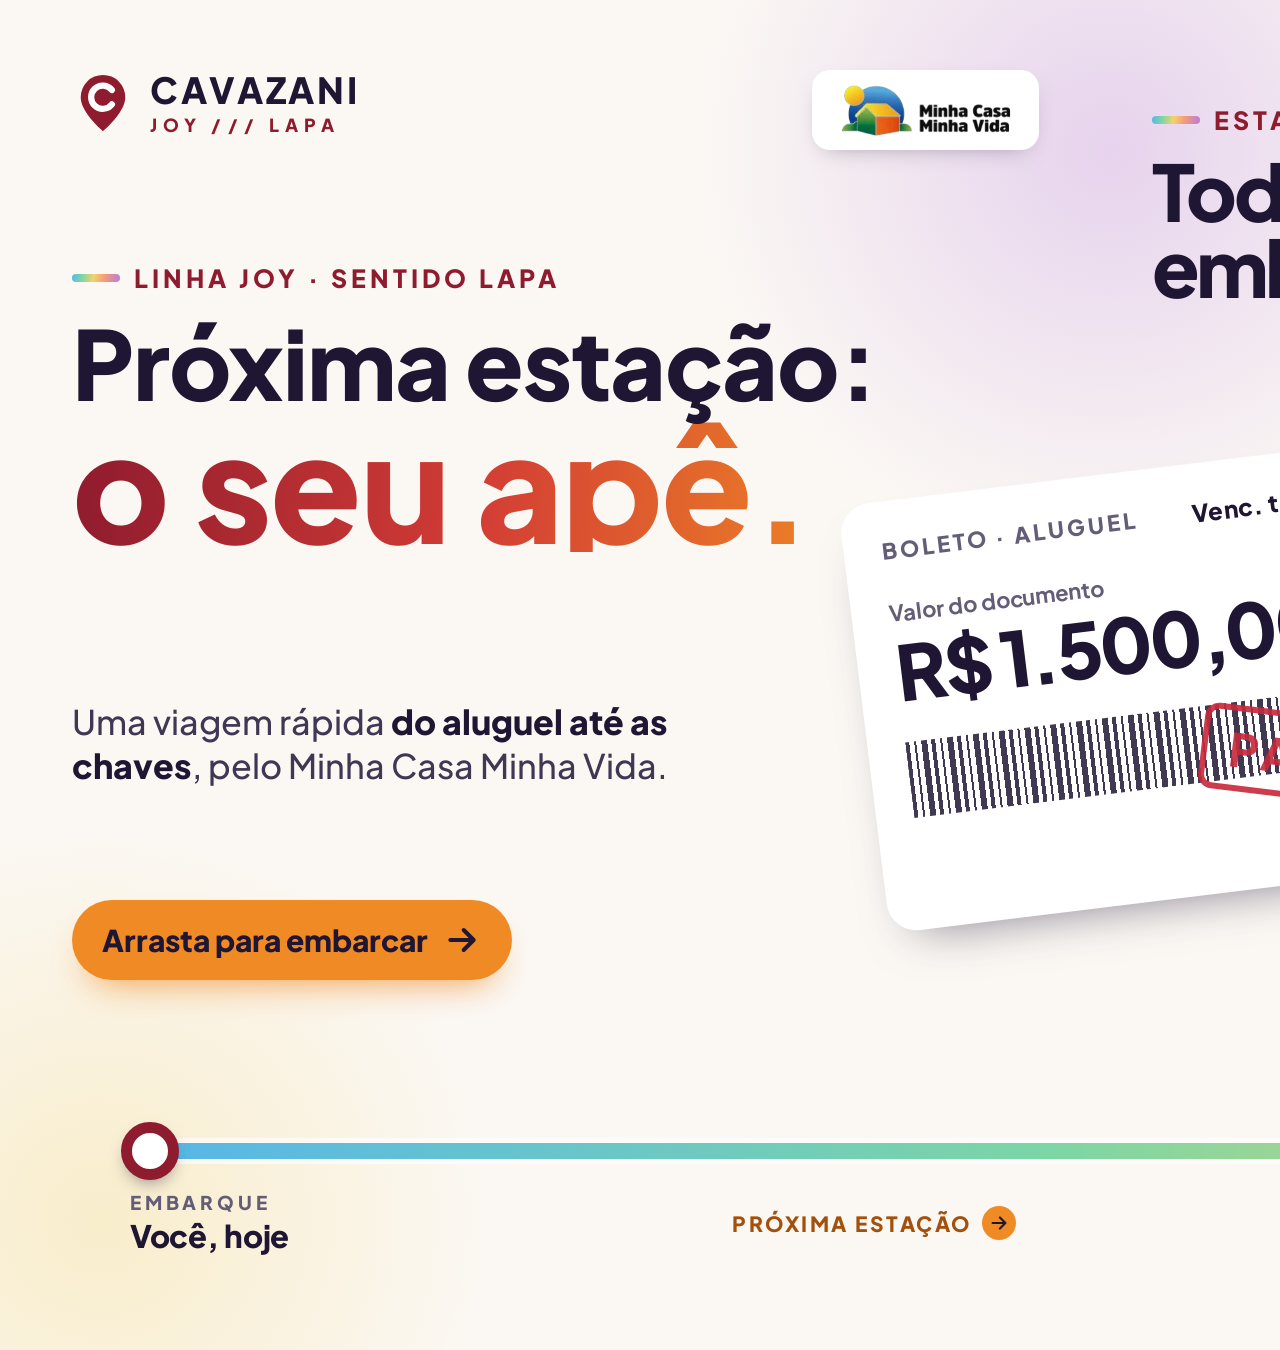
<file: criativos/carrossel/fonte.html>
<!doctype html>
<html lang="pt-BR">
<head>
<meta charset="utf-8">
<title>Carrossel Joy Lapa · Próxima estação: o seu apê</title>
<link href="https://fonts.googleapis.com/css2?family=Plus+Jakarta+Sans:wght@500;600;700;800&display=block" rel="stylesheet">
<style>
  :root {
    --wine: #8e1b2e; --wine-700: #6f1323; --wine-50: #fbeef0; --red: #c8283a;
    --violet: #5a2386; --indigo: #3b2d93; --orange: #f08a24; --orange-300: #ffb45c; --orange-50: #fff2e4; --orange-ink: #a2500b;
    --ink: #1f1633; --ink-2: #3f3753; --muted: #645d78; --bg: #fbf8f4; --line: #e8e1ec;
    --joy: linear-gradient(90deg, #57b7e8, #7dd6a4, #f3d36b, #f39a7a, #b77cdd, #57b7e8, #7dd6a4, #f3d36b, #f39a7a, #b77cdd);
    --joy-short: linear-gradient(100deg, #57b7e8 0%, #7dd6a4 22%, #f3d36b 45%, #f39a7a 68%, #b77cdd 100%);
    --joy-text: linear-gradient(95deg, #8e1b2e 0%, #d23c35 50%, #f08a24 100%);
  }
  * { box-sizing: border-box; margin: 0; padding: 0; }
  html, body { width: 1080px; height: 1350px; overflow: hidden; background: var(--bg); }
  body.full { width: 8640px; }
  body { font-family: "Plus Jakarta Sans", sans-serif; color: var(--ink); -webkit-font-smoothing: antialiased; }
  img { display: block; }
  svg { width: 1em; height: 1em; flex: none; }

  #canvas { position: absolute; top: 0; left: 0; width: 8640px; height: 1350px; overflow: hidden; background: var(--bg); }
  .abs { position: absolute; }

  /* Fundo contínuo */
  .blob { position: absolute; border-radius: 50%; pointer-events: none; }
  #deep {
    position: absolute; left: 7330px; top: 0; width: 1310px; height: 1350px;
    background: linear-gradient(150deg, #5a2386 0%, #3b2d93 55%, #273c9f 100%);
    -webkit-mask-image: linear-gradient(90deg, transparent 0, #000 230px); mask-image: linear-gradient(90deg, transparent 0, #000 230px);
  }

  /* Linha do trem */
  #line { position: absolute; left: 150px; top: 1143px; width: 8170px; height: 16px; border-radius: 8px; background: var(--joy); box-shadow: 0 0 0 5px rgba(255, 255, 255, .65), 0 10px 24px -10px rgba(31, 22, 51, .5); z-index: 2; }
  .node { position: absolute; top: 1151px; width: 58px; height: 58px; margin: -29px 0 0 -29px; border-radius: 50%; background: #fff; border: 11px solid var(--ink); z-index: 3; box-shadow: 0 8px 18px -8px rgba(31, 22, 51, .6); }
  .node.start { border-color: var(--wine); }
  .station { position: absolute; top: 1192px; transform: translateX(-50%); text-align: center; z-index: 3; line-height: 1.1; white-space: nowrap; }
  .station small { display: block; font-size: 19px; font-weight: 800; letter-spacing: .2em; color: var(--muted); }
  .station b { display: block; margin-top: 6px; font-size: 31px; font-weight: 800; letter-spacing: -.01em; }
  .next { position: absolute; top: 1206px; right: 64px; display: flex; align-items: center; gap: 10px; font-size: 21px; font-weight: 800; letter-spacing: .12em; text-transform: uppercase; color: var(--orange-ink); z-index: 3; }
  .next svg { width: 34px; height: 34px; padding: 6px; border-radius: 50%; background: var(--orange); color: var(--ink); }

  /* Telas */
  .slide { position: absolute; top: 0; width: 1080px; height: 1350px; }
  .eyebrow { position: absolute; left: 72px; top: 104px; display: flex; align-items: center; gap: 14px; font-size: 25px; font-weight: 800; letter-spacing: .16em; text-transform: uppercase; color: var(--wine); }
  .eyebrow::before { content: ""; width: 48px; height: 8px; border-radius: 8px; background: var(--joy-short); }
  .eyebrow i { font-style: normal; color: var(--muted); }
  h2 { position: absolute; left: 72px; top: 152px; width: 936px; font-size: 78px; line-height: .98; letter-spacing: -.045em; font-weight: 800; }
  .joy { background: var(--joy-text); -webkit-background-clip: text; background-clip: text; color: transparent; }
  .legal { position: absolute; left: 72px; right: 72px; top: 1288px; font-size: 16px; line-height: 1.35; font-weight: 500; color: var(--muted); text-align: center; z-index: 3; }

  .card { background: #fff; border-radius: 30px; box-shadow: 0 26px 50px -30px rgba(31, 22, 51, .6); }
  .photo { position: absolute; overflow: hidden; border-radius: 40px; box-shadow: 0 30px 60px -30px rgba(31, 22, 51, .7); z-index: 1; }
  .photo img { width: 100%; height: 100%; object-fit: cover; }
  .cap { position: absolute; padding: 10px 20px; border-radius: 999px; background: rgba(255, 255, 255, .95); font-size: 25px; font-weight: 800; color: var(--ink); display: flex; align-items: center; gap: 10px; }
  .ill { position: absolute; padding: 6px 14px; border-radius: 999px; background: rgba(255, 255, 255, .85); color: var(--ink-2); font-size: 17px; font-weight: 700; }
  .ic { display: grid; place-items: center; flex: none; width: 76px; height: 76px; border-radius: 22px; background: var(--wine-50); color: var(--wine); font-size: 40px; }

  /* 1 · Capa */
  .logo { position: absolute; left: 72px; top: 72px; display: flex; align-items: center; gap: 16px; }
  .logo svg { width: 62px; height: 62px; color: var(--wine); }
  .logo .t { display: grid; line-height: 1; }
  .logo b { font-size: 36px; font-weight: 800; letter-spacing: .08em; }
  .logo i { margin-top: 8px; font-style: normal; font-size: 18px; font-weight: 800; letter-spacing: .34em; color: var(--wine); }
  .cover-eyebrow { top: 262px; }
  .cover-h { position: absolute; left: 72px; top: 318px; font-weight: 800; letter-spacing: -.05em; line-height: .92; }
  .cover-h .a { display: block; font-size: 96px; }
  .cover-h .b { display: block; font-size: 150px; margin-top: 8px; }
  .cover-sub { position: absolute; left: 72px; top: 700px; width: 720px; font-size: 34px; line-height: 1.3; font-weight: 500; color: var(--ink-2); }
  .cover-sub b { color: var(--ink); font-weight: 800; }
  .swipe { position: absolute; left: 72px; top: 900px; display: inline-flex; align-items: center; gap: 14px; padding: 20px 30px; border-radius: 999px; background: var(--orange); font-size: 30px; font-weight: 800; color: var(--ink); box-shadow: 0 18px 36px -18px rgba(240, 138, 36, .9); }
  .swipe svg { width: 40px; height: 40px; }
  .mcmv { position: absolute; padding: 12px 18px; border-radius: 18px; background: #fff; box-shadow: 0 8px 24px -14px rgba(31, 22, 51, .5); z-index: 2; }
  .mcmv img { height: 56px; width: auto; }

  /* Boleto do aluguel (atravessa 1 → 2) */
  .boleto { position: absolute; left: 862px; top: 470px; width: 580px; height: 430px; padding: 34px 38px; transform: rotate(-7deg); z-index: 2; }
  .boleto .h { display: flex; justify-content: space-between; align-items: center; font-size: 22px; font-weight: 800; letter-spacing: .14em; color: var(--muted); text-transform: uppercase; }
  .boleto .h span:last-child { color: var(--ink); letter-spacing: .02em; text-transform: none; font-size: 24px; }
  .boleto .lbl { margin-top: 34px; font-size: 22px; font-weight: 700; color: var(--muted); }
  .boleto .val { font-size: 76px; font-weight: 800; letter-spacing: -.04em; line-height: 1; margin-top: 6px; }
  .boleto .bar { margin-top: 34px; height: 76px; background: repeating-linear-gradient(90deg, var(--ink) 0 4px, transparent 4px 9px, var(--ink) 9px 11px, transparent 11px 16px, var(--ink) 16px 22px, transparent 22px 26px); opacity: .85; }
  .boleto .stamp { position: absolute; right: 40px; top: 262px; padding: 8px 22px; border: 6px solid var(--red); border-radius: 14px; color: var(--red); font-size: 46px; font-weight: 800; letter-spacing: .1em; transform: rotate(14deg); opacity: .9; }

  /* 2 · Aluguel */
  .calc { position: absolute; left: 470px; top: 560px; width: 540px; }
  .calc p { font-size: 32px; line-height: 1.3; font-weight: 600; color: var(--ink-2); }
  .calc .big { margin: 12px 0 10px; font-size: 128px; line-height: .9; font-weight: 800; letter-spacing: -.05em; color: var(--wine); }
  .calc .big small { font-size: 54px; letter-spacing: -.02em; }
  .calc .end { font-weight: 800; color: var(--ink); }
  .calc .ex { margin-top: 14px; font-size: 18px; font-weight: 600; color: var(--muted); }

  /* 3 · MCMV */
  .benefits { position: absolute; left: 72px; top: 450px; width: 770px; display: grid; gap: 16px; }
  .benefit { display: flex; align-items: center; gap: 22px; padding: 22px 26px; }
  .benefit b { display: block; font-size: 36px; font-weight: 800; letter-spacing: -.02em; line-height: 1.1; }
  .benefit div > span { display: block; margin-top: 4px; font-size: 24px; font-weight: 600; color: var(--muted); }
  .benefit.hi { background: var(--wine); color: #fff; }
  .benefit.hi div > span { color: rgba(255, 255, 255, .8); }
  .benefit.hi .ic { background: rgba(255, 255, 255, .16); color: #fff; }

  /* 4 · Lapa */
  .dist { position: absolute; left: 660px; top: 440px; width: 350px; display: grid; }
  .dist div { display: grid; grid-template-columns: 1fr auto; align-items: center; gap: 8px 12px; padding: 16px 0; border-bottom: 2px dashed var(--line); }
  .dist span { font-size: 26px; font-weight: 700; line-height: 1.15; }
  .dist b { display: flex; align-items: center; gap: 8px; font-size: 26px; font-weight: 800; color: var(--wine); white-space: nowrap; }
  .dist b svg { width: 32px; height: 32px; color: var(--orange-ink); }

  /* 5 · Plantas */
  .plans { position: absolute; left: 72px; top: 420px; width: 840px; display: grid; gap: 16px; }
  .plan { display: grid; grid-template-columns: 210px 1fr auto; align-items: center; gap: 22px; padding: 14px 24px 14px 14px; height: 196px; }
  .plan .pimg { height: 168px; border-radius: 20px; background: #fff; border: 2px solid var(--line); padding: 8px; }
  .plan .pimg img { width: 100%; height: 100%; object-fit: contain; }
  .plan .nm { display: flex; align-items: center; gap: 12px; font-size: 22px; font-weight: 800; letter-spacing: .16em; text-transform: uppercase; color: var(--muted); }
  .plan .dot { width: 18px; height: 18px; border-radius: 4px; transform: rotate(45deg); background: var(--c); }
  .plan h3 { margin-top: 8px; font-size: 38px; font-weight: 800; letter-spacing: -.02em; line-height: 1.05; }
  .plan .pr { text-align: right; line-height: 1; }
  .plan .pr small { display: block; font-size: 18px; font-weight: 800; letter-spacing: .1em; text-transform: uppercase; color: var(--muted); }
  .plan .pr b { display: block; margin-top: 6px; font-size: 52px; font-weight: 800; letter-spacing: -.04em; color: var(--wine); }
  .plan .pr b em { font-style: normal; font-size: 26px; letter-spacing: 0; }
  .plus { position: absolute; left: 72px; top: 1052px; display: inline-flex; align-items: center; gap: 10px; padding: 10px 20px; border-radius: 999px; background: #fff; font-size: 24px; font-weight: 800; color: var(--ink-2); box-shadow: 0 6px 18px -12px rgba(31, 22, 51, .5); z-index: 3; }
  .plus svg { color: #3d9a5b; font-size: 28px; }

  /* 7 · Condições */
  .price { position: absolute; left: 72px; top: 430px; width: 700px; padding: 30px 36px; overflow: hidden; }
  .price::before { content: ""; position: absolute; inset: 0 0 auto 0; height: 10px; background: var(--joy-short); }
  .price small { font-size: 24px; font-weight: 800; letter-spacing: .1em; text-transform: uppercase; color: var(--muted); }
  .price p { display: flex; align-items: baseline; gap: 8px; margin-top: 6px; font-size: 140px; line-height: .95; font-weight: 800; letter-spacing: -.05em; color: var(--wine); }
  .price p span { font-size: 50px; letter-spacing: 0; align-self: flex-start; margin-top: 16px; }
  .price p em { font-style: normal; font-size: 60px; letter-spacing: -.02em; }
  .checks { position: absolute; left: 72px; top: 720px; width: 720px; display: grid; gap: 18px; }
  .checks div { display: flex; align-items: center; gap: 18px; font-size: 34px; font-weight: 800; letter-spacing: -.01em; }
  .checks svg { width: 50px; height: 50px; padding: 11px; border-radius: 50%; background: var(--wine); color: #fff; }
  .checks div.or svg { background: var(--orange); color: var(--ink); }

  /* 8 · Destino */
  .dark { color: #fff; }
  .dark .logo svg { color: #fff; --pin-c: #3b2d93; }
  .dark .logo i { color: var(--orange-300); }
  .dark .eyebrow { color: var(--orange-300); }
  .final-h { position: absolute; left: 520px; top: 300px; width: 500px; font-size: 104px; line-height: .92; letter-spacing: -.05em; font-weight: 800; }
  .final-h span { color: var(--orange-300); }
  .final-sub { position: absolute; left: 520px; top: 540px; width: 490px; font-size: 31px; line-height: 1.3; font-weight: 500; color: rgba(255, 255, 255, .86); }
  .final-sub b { color: #fff; font-weight: 800; }
  .wa { position: absolute; left: 520px; top: 760px; width: 490px; padding: 26px 30px; border-radius: 30px; background: var(--orange); color: var(--ink); box-shadow: 0 24px 44px -20px rgba(240, 138, 36, .9); }
  .wa small { display: flex; align-items: center; gap: 10px; font-size: 24px; font-weight: 800; letter-spacing: .06em; text-transform: uppercase; }
  .wa small svg { width: 34px; height: 34px; }
  .wa b { display: block; margin-top: 6px; font-size: 54px; font-weight: 800; letter-spacing: -.03em; }
  .bio { position: absolute; left: 520px; top: 952px; width: 490px; text-align: center; font-size: 26px; font-weight: 700; color: rgba(255, 255, 255, .85); }
  .bio b { color: #fff; }
  .dark .legal { color: rgba(255, 255, 255, .62); }
  .dark .station small { color: rgba(255, 255, 255, .65); }
  .dark .station b { color: #fff; }
  .dest { position: absolute; top: 1056px; width: 96px; height: 120px; margin-left: -48px; z-index: 4; color: var(--orange); filter: drop-shadow(0 12px 18px rgba(0, 0, 0, .35)); }
  .dest svg { width: 96px; height: 96px; --pin-c: #3b2d93; }
</style>
</head>
<body>
<svg width="0" height="0" style="position:absolute" aria-hidden="true">
  <defs>
    <symbol id="pin" viewBox="0 0 32 32"><path fill="currentColor" d="M16 1.5A11.5 11.5 0 0 0 4.5 13c0 8 11.5 17.5 11.5 17.5S27.5 21 27.5 13A11.5 11.5 0 0 0 16 1.5z"/><path d="M20.6 9.3a6 6 0 1 0 0 7.4" fill="none" style="stroke: var(--pin-c, #fff)" stroke-width="3.2" stroke-linecap="round"/></symbol>
    <symbol id="arrow" viewBox="0 0 24 24" fill="none" stroke="currentColor" stroke-width="2.4" stroke-linecap="round" stroke-linejoin="round"><path d="M5 12h14M13 6l6 6-6 6"/></symbol>
    <symbol id="check" viewBox="0 0 24 24" fill="none" stroke="currentColor" stroke-width="3" stroke-linecap="round" stroke-linejoin="round"><path d="M5 12.5l4.5 4.5L19 7.5"/></symbol>
    <symbol id="coins" viewBox="0 0 24 24" fill="none" stroke="currentColor" stroke-width="2" stroke-linecap="round" stroke-linejoin="round"><ellipse cx="9" cy="6.5" rx="5.5" ry="2.5"/><path d="M3.5 6.5v4c0 1.4 2.5 2.5 5.5 2.5s5.5-1.1 5.5-2.5v-4"/><path d="M9.5 15.4c.9.4 2.1.6 3.5.6 3 0 5.5-1.1 5.5-2.5v-4c0-1.4-2.5-2.5-5.5-2.5"/><path d="M9.5 15.4V17c0 1.4 2.5 2.5 5.5 2.5s5.5-1.1 5.5-2.5v-3.5"/></symbol>
    <symbol id="wallet" viewBox="0 0 24 24" fill="none" stroke="currentColor" stroke-width="2" stroke-linecap="round" stroke-linejoin="round"><path d="M19 7V5.5A1.5 1.5 0 0 0 17.5 4H5a2 2 0 0 0 0 4h14a1 1 0 0 1 1 1v3M3 6v12a2 2 0 0 0 2 2h14a1 1 0 0 0 1-1v-3"/><path d="M21 12v4h-4a2 2 0 0 1 0-4h4z"/></symbol>
    <symbol id="trend" viewBox="0 0 24 24" fill="none" stroke="currentColor" stroke-width="2.2" stroke-linecap="round" stroke-linejoin="round"><path d="M3 7l6 6 4-4 8 8M21 11v6h-6"/></symbol>
    <symbol id="cal" viewBox="0 0 24 24" fill="none" stroke="currentColor" stroke-width="2" stroke-linecap="round" stroke-linejoin="round"><rect x="3.5" y="5" width="17" height="15.5" rx="2.5"/><path d="M3.5 10h17M8 3v4M16 3v4"/></symbol>
    <symbol id="train" viewBox="0 0 24 24" fill="none" stroke="currentColor" stroke-width="2" stroke-linecap="round" stroke-linejoin="round"><rect x="5" y="3" width="14" height="14" rx="3"/><path d="M5 11h14M9 17l-2.5 4M15 17l2.5 4M8.5 14h.01M15.5 14h.01"/></symbol>
    <symbol id="car" viewBox="0 0 24 24" fill="none" stroke="currentColor" stroke-width="2" stroke-linecap="round" stroke-linejoin="round"><path d="M5 17h14v-4.5l-1.8-4.7A2 2 0 0 0 15.3 6.5H8.7a2 2 0 0 0-1.9 1.3L5 12.5V17z"/><path d="M5 12.5h14M6.5 17v2M17.5 17v2"/></symbol>
    <symbol id="bike" viewBox="0 0 24 24" fill="none" stroke="currentColor" stroke-width="2" stroke-linecap="round" stroke-linejoin="round"><circle cx="5.5" cy="16" r="3.5"/><circle cx="18.5" cy="16" r="3.5"/><path d="M5.5 16l4-7h6l3 7M9.5 9L12 16h-6.5M14 6h2.5l-1 3"/></symbol>
    <symbol id="leaf" viewBox="0 0 24 24" fill="none" stroke="currentColor" stroke-width="2" stroke-linecap="round" stroke-linejoin="round"><path d="M5 19c0-8.5 5.5-14 15-14 0 9.5-5.5 15-14 15"/><path d="M5 19c3-4 6-6.5 10-8.5"/></symbol>
    <symbol id="wa" viewBox="0 0 24 24"><path fill="currentColor" d="M12.04 2C6.58 2 2.13 6.45 2.13 11.91c0 1.75.46 3.45 1.32 4.95L2.05 22l5.25-1.38c1.45.79 3.08 1.21 4.74 1.21 5.46 0 9.91-4.45 9.91-9.91C21.95 6.45 17.5 2 12.04 2zm0 18.15c-1.48 0-2.93-.4-4.2-1.15l-.3-.18-3.12.82.83-3.04-.2-.31a8.2 8.2 0 0 1-1.26-4.38c0-4.54 3.7-8.24 8.24-8.24 4.54 0 8.24 3.7 8.24 8.24 0 4.55-3.7 8.24-8.23 8.24zm4.52-6.16c-.25-.12-1.47-.72-1.69-.81-.23-.08-.39-.12-.56.12-.17.25-.64.81-.78.97-.14.17-.29.19-.54.06-.25-.12-1.05-.39-1.99-1.23-.74-.66-1.23-1.47-1.38-1.72-.14-.25-.02-.38.11-.51.11-.11.25-.29.37-.43.13-.14.17-.25.25-.41.08-.17.04-.31-.02-.43-.06-.12-.56-1.34-.76-1.84-.2-.48-.41-.42-.56-.43h-.48c-.17 0-.43.06-.66.31-.22.25-.86.85-.86 2.07 0 1.22.89 2.4 1.01 2.56.12.17 1.75 2.67 4.23 3.74.59.26 1.05.41 1.41.52.59.19 1.13.16 1.56.1.48-.07 1.47-.6 1.67-1.18.21-.58.21-1.07.14-1.18-.06-.1-.22-.16-.47-.28z"/></symbol>
  </defs>
</svg>

<div id="canvas">
  <!-- Fundo contínuo -->
  <div class="blob" style="left:700px;top:-260px;width:820px;height:820px;background:radial-gradient(closest-side,rgba(183,124,221,.30),transparent)"></div>
  <div class="blob" style="left:1700px;top:900px;width:900px;height:900px;background:radial-gradient(closest-side,rgba(243,211,107,.32),transparent)"></div>
  <div class="blob" style="left:2850px;top:-200px;width:800px;height:800px;background:radial-gradient(closest-side,rgba(125,214,164,.26),transparent)"></div>
  <div class="blob" style="left:3900px;top:850px;width:900px;height:900px;background:radial-gradient(closest-side,rgba(243,154,122,.28),transparent)"></div>
  <div class="blob" style="left:5000px;top:-260px;width:820px;height:820px;background:radial-gradient(closest-side,rgba(87,183,232,.24),transparent)"></div>
  <div class="blob" style="left:6100px;top:900px;width:900px;height:900px;background:radial-gradient(closest-side,rgba(183,124,221,.28),transparent)"></div>
  <div class="blob" style="left:-300px;top:820px;width:800px;height:800px;background:radial-gradient(closest-side,rgba(243,211,107,.30),transparent)"></div>
  <div id="deep"></div>
  <div class="blob" style="left:8000px;top:700px;width:900px;height:900px;background:radial-gradient(closest-side,rgba(240,138,36,.30),transparent)"></div>

  <!-- Linha do trem -->
  <div id="line"></div>

  <!-- 1 · Capa -->
  <section class="slide" style="left:0">
    <div class="logo"><svg><use href="#pin"/></svg><div class="t"><b>CAVAZANI</b><i>JOY /// LAPA</i></div></div>
    <div class="mcmv" style="left:812px;top:70px"><img src="../../assets/img/logo-mcmv.png" alt=""></div>
    <p class="eyebrow cover-eyebrow">Linha Joy · Sentido Lapa</p>
    <h1 class="cover-h"><span class="a">Próxima estação:</span><span class="b joy">o seu apê.</span></h1>
    <p class="cover-sub">Uma viagem rápida <b>do aluguel até as chaves</b>, pelo Minha Casa Minha Vida.</p>
    <div class="swipe">Arrasta para embarcar <svg><use href="#arrow"/></svg></div>
    <div class="boleto card">
      <div class="h"><span>Boleto · Aluguel</span><span>Venc. todo mês</span></div>
      <p class="lbl">Valor do documento</p>
      <p class="val">R$ 1.500,00</p>
      <div class="bar"></div>
      <span class="stamp">PAGO</span>
    </div>
    <span class="node start" style="left:150px"></span>
    <div class="station" style="left:150px;transform:none;text-align:left;margin-left:-20px"><small>EMBARQUE</small><b>Você, hoje</b></div>
    <div class="next">Próxima estação <svg><use href="#arrow"/></svg></div>
  </section>

  <!-- 2 · Aluguel -->
  <section class="slide" style="left:1080px">
    <p class="eyebrow">Estação 1 <i>· Aluguel</i></p>
    <h2>Todo mês o aluguel vai embora.</h2>
    <div class="calc">
      <p>Pagando R$ 1.500 por mês, em 5 anos são</p>
      <p class="big"><small>R$ </small>90 mil</p>
      <p class="end">que não voltam pra você.</p>
      <p class="ex">*Exemplo ilustrativo: R$ 1.500 × 60 meses.</p>
    </div>
    <span class="node" style="left:540px"></span>
    <div class="station" style="left:540px"><small>ESTAÇÃO 1</small><b>Aluguel</b></div>
    <div class="next">Mas tem saída <svg><use href="#arrow"/></svg></div>
  </section>

  <!-- 3 · Minha Casa Minha Vida -->
  <section class="slide" style="left:2160px">
    <p class="eyebrow">Estação 2 <i>· MCMV</i></p>
    <h2 style="width:800px">O governo ajuda você a sair dessa.</h2>
    <div class="benefits">
      <div class="benefit card hi"><span class="ic"><svg><use href="#coins"/></svg></span><div><b>Subsídio de até R$ 55 mil</b><span>para renda familiar de até R$ 5 mil</span></div></div>
      <div class="benefit card"><span class="ic"><svg><use href="#wallet"/></svg></span><div><b>FGTS na entrada</b><span>o seu Fundo de Garantia ajuda a pagar</span></div></div>
      <div class="benefit card"><span class="ic"><svg><use href="#trend"/></svg></span><div><b>Juros a partir de 4% a.a.</b><span>bem abaixo do financiamento comum</span></div></div>
      <div class="benefit card"><span class="ic"><svg><use href="#cal"/></svg></span><div><b>Até 35 anos para pagar</b><span>renda familiar de até R$ 13 mil</span></div></div>
    </div>
    <!-- Foto da estação: começa aqui e continua na próxima tela -->
    <div class="photo" style="left:880px;top:440px;width:820px;height:560px">
      <img src="../../assets/img/estacao-lapa.jpg" style="object-position:40% 50%" alt="">
      <span class="cap" style="left:250px;bottom:24px"><svg><use href="#train"/></svg>Estação Lapa · Linha 7-Rubi</span>
    </div>
    <span class="node" style="left:540px"></span>
    <div class="station" style="left:540px"><small>ESTAÇÃO 2</small><b>Minha Casa Minha Vida</b></div>
    <p class="legal">Condições do MCMV (regras vigentes desde abril/2026) sujeitas à análise de crédito e às regras do programa. Subsídio conforme renda e cidade.</p>
  </section>

  <!-- 4 · Lapa -->
  <section class="slide" style="left:3240px">
    <p class="eyebrow">Estação 3 <i>· Lapa</i></p>
    <h2>A 5 min de bike da <span class="joy">Estação Lapa.</span></h2>
    <div class="dist">
      <div><span>Marginal Tietê</span><b>1 min <svg><use href="#car"/></svg></b></div>
      <div><span>Tietê Plaza Shopping</span><b>5 min <svg><use href="#car"/></svg></b></div>
      <div><span>Mercado Municipal da Lapa</span><b>7 min <svg><use href="#bike"/></svg></b></div>
      <div><span>Hospital Albert Sabin</span><b>8 min <svg><use href="#car"/></svg></b></div>
      <div><span>Bourbon Shopping</span><b>10 min <svg><use href="#car"/></svg></b></div>
    </div>
    <span class="node" style="left:540px"></span>
    <div class="station" style="left:540px"><small>ESTAÇÃO 3</small><b>Lapa · Água Branca</b></div>
    <p class="legal">Av. Ermano Marchetti, 1917 · Água Branca · São Paulo/SP. Tempos de deslocamento estimados.</p>
  </section>

  <!-- 5 · Plantas -->
  <section class="slide" style="left:4320px">
    <p class="eyebrow">Estação 4 <i>· Plantas</i></p>
    <h2>1 ou 2 dorms. Com suíte, se quiser.</h2>
    <div class="plans">
      <div class="plan card"><div class="pimg"><img src="../../assets/img/planta-smart.jpg" alt=""></div><div><p class="nm"><span class="dot" style="--c:#f2a774"></span>Smart</p><h3>1 dorm<br>25 m²</h3></div><div class="pr"><small>a partir de</small><b>229<em> mil</em></b></div></div>
      <div class="plan card"><div class="pimg"><img src="../../assets/img/planta-select.jpg" alt=""></div><div><p class="nm"><span class="dot" style="--c:#c8283a"></span>Select</p><h3>2 dorms<br>34 m²</h3></div><div class="pr"><small>a partir de</small><b>249<em> mil</em></b></div></div>
      <div class="plan card"><div class="pimg"><img src="../../assets/img/planta-prime.jpg" alt=""></div><div><p class="nm"><span class="dot" style="--c:#8e1b2e"></span>Prime</p><h3>2 dorms + suíte<br>38 m²</h3></div><div class="pr"><small>a partir de</small><b>299<em> mil</em></b></div></div>
    </div>
    <!-- Foto da piscina: começa aqui e continua na próxima tela -->
    <div class="photo" style="left:950px;top:420px;width:590px;height:620px">
      <img src="../../assets/img/piscina.jpg" style="object-position:30% 50%" alt="">
      <span class="cap" style="left:160px;bottom:24px">Piscina</span>
    </div>
    <span class="node" style="left:540px"></span>
    <div class="station" style="left:540px"><small>ESTAÇÃO 4</small><b>Plantas</b></div>
    <p class="legal">Valores em R$, "a partir de", sujeitos a alteração e à disponibilidade. Plantas ilustrativas com sugestão de decoração.</p>
  </section>

  <!-- 6 · Lazer -->
  <section class="slide" style="left:5400px">
    <p class="eyebrow">Estação 5 <i>· Lazer</i></p>
    <h2>24 itens de lazer. <span class="joy">Clube sem sair de casa.</span></h2>
    <div class="photo" style="left:480px;top:420px;width:528px;height:300px"><img src="../../assets/img/rooftop.jpg" alt=""><span class="cap" style="left:20px;bottom:20px">Rooftop com redário</span></div>
    <div class="photo" style="left:480px;top:740px;width:254px;height:300px"><img src="../../assets/img/brinquedoteca.jpg" alt=""><span class="cap" style="left:14px;bottom:16px;font-size:21px;padding:8px 14px">Brinquedoteca</span></div>
    <div class="photo" style="left:754px;top:740px;width:254px;height:300px"><img src="../../assets/img/cinema.jpg" alt=""><span class="cap" style="left:14px;bottom:16px;font-size:21px;padding:8px 14px">Cinema</span></div>
    <span class="plus" style="left:72px;top:1052px">Entregue equipado e decorado</span>
    <span class="node" style="left:540px"></span>
    <div class="station" style="left:540px"><small>ESTAÇÃO 5</small><b>Lazer</b></div>
    <div class="next">Agora o melhor <svg><use href="#arrow"/></svg></div>
  </section>

  <!-- 7 · Condições -->
  <section class="slide" style="left:6480px">
    <p class="eyebrow">Estação 6 <i>· Condições</i></p>
    <h2 style="width:760px">Condições de lançamento para você embarcar.</h2>
    <div class="price card"><small>a partir de</small><p><span>R$</span>229<em>mil</em></p></div>
    <div class="checks">
      <div><svg><use href="#check"/></svg>Escritura grátis</div>
      <div><svg><use href="#check"/></svg>Use seu FGTS na entrada</div>
      <div><svg><use href="#check"/></svg>Subsídio de até R$ 55 mil</div>
      <div class="or"><svg><use href="#check"/></svg>Lançamento oficial: 24/10</div>
    </div>
    <!-- Fachada: começa aqui e continua na última tela -->
    <div class="photo" style="left:850px;top:140px;width:680px;height:900px">
      <img src="../../assets/img/fachada.jpg" style="object-position:58% 30%" alt="">
      <span class="ill" style="right:24px;bottom:20px">Perspectiva ilustrada</span>
    </div>
    <span class="node" style="left:420px"></span>
    <div class="station" style="left:420px"><small>ESTAÇÃO 6</small><b>Condições</b></div>
    <p class="legal" style="right:300px">Preço de referência sujeito a alteração e à disponibilidade. Benefícios do MCMV sujeitos à análise de crédito.</p>
  </section>

  <!-- 8 · Destino -->
  <section class="slide dark" style="left:7560px">
    <div class="logo" style="left:520px"><svg><use href="#pin"/></svg><div class="t"><b>CAVAZANI</b><i>JOY /// LAPA</i></div></div>
    <p class="eyebrow" style="left:520px;top:220px">Destino final</p>
    <h2 class="final-h">Seu <span>Joy Lapa.</span></h2>
    <p class="final-sub">Entre na <b>lista VIP</b> e receba a tabela de lançamento <b>antes de todo mundo.</b></p>
    <div class="wa"><small><svg><use href="#wa"/></svg>Chama no WhatsApp</small><b>(11) 94591-3535</b></div>
    <p class="bio">ou toque no <b>link da bio</b></p>
    <div class="dest" style="left:760px"><svg><use href="#pin"/></svg></div>
    <div class="station" style="left:760px"><small>DESTINO</small><b>Seu apê</b></div>
    <p class="legal" data-legal>Imagens ilustrativas. Preços de referência sujeitos a alteração. MCMV sujeito à análise de crédito.</p>
  </section>
</div>

<script>
  /* ============ EDITE AQUI ============ */
  const CFG = {
    corretor: 'Gabriel Guerra · CRECI 267059-F',
    registro: '', // ex.: 'R.I. nº 12345 do 10º CRI de SP'
  };
  /* ==================================== */
  const legal = document.querySelector('[data-legal]');
  legal.textContent = [legal.textContent, CFG.registro, CFG.corretor].filter(Boolean).join(' ');

  // ?s=1..8 mostra uma tela; ?full=1 mostra o panorama inteiro
  const q = new URLSearchParams(location.search);
  if (q.get('full')) {
    document.body.classList.add('full');
  } else {
    const s = Math.min(8, Math.max(1, Number(q.get('s')) || 1));
    document.getElementById('canvas').style.left = `-${(s - 1) * 1080}px`;
  }
</script>
</body>
</html>
</file>
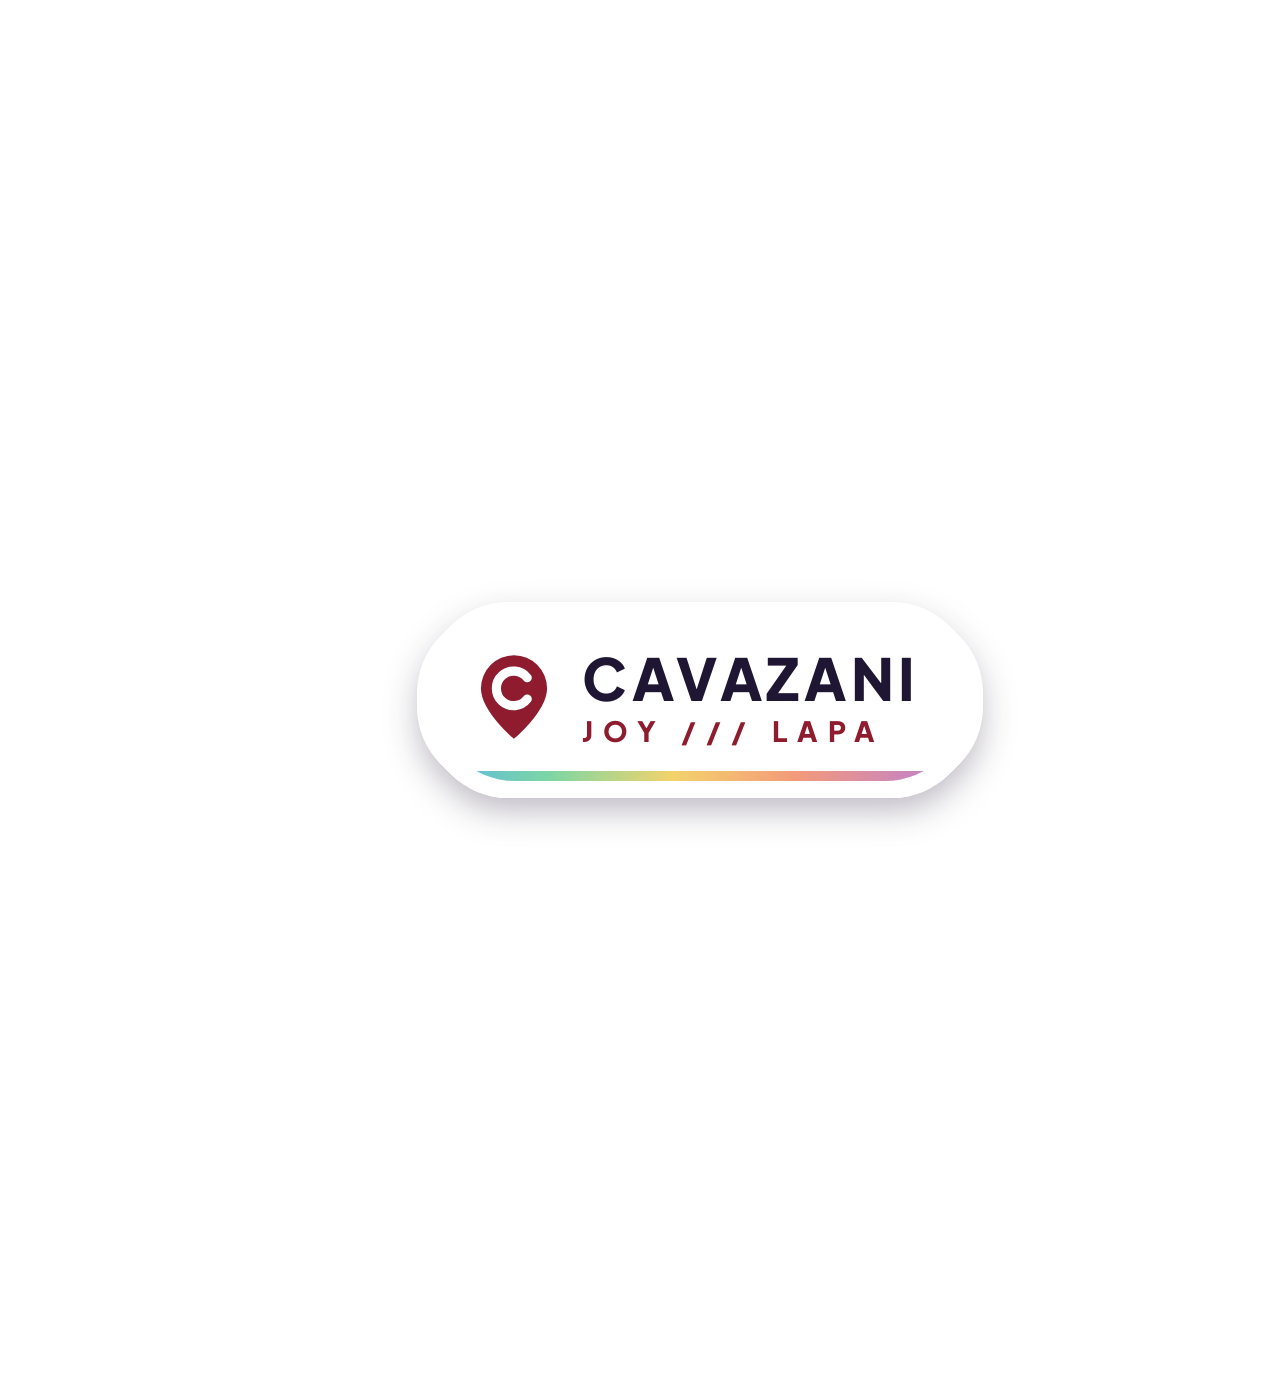
<file: criativos/figurinhas/fonte.html>
<!doctype html>
<html lang="pt-BR">
<head>
<meta charset="utf-8">
<title>Figurinhas Joy Lapa</title>
<link href="https://fonts.googleapis.com/css2?family=Plus+Jakarta+Sans:ital,wght@0,500;0,600;0,700;0,800;1,800&display=block" rel="stylesheet">
<style>
  :root {
    --wine: #8e1b2e; --wine-700: #6f1323; --wine-50: #fbeef0; --red: #c8283a;
    --violet: #5a2386; --indigo: #3b2d93; --orange: #f08a24; --orange-300: #ffb45c; --orange-50: #fff2e4;
    --ink: #1f1633; --ink-2: #3f3753; --muted: #645d78; --green: #22c35e; --garden: #3d9a5b;
    --c-blue: #57b7e8; --c-green: #5cc48c; --c-yellow: #f0c23f; --c-coral: #f08a5f; --c-purple: #a76ad6;
    --joy: linear-gradient(100deg, #57b7e8 0%, #7dd6a4 22%, #f3d36b 45%, #f39a7a 68%, #b77cdd 100%);
    --deep: linear-gradient(150deg, #5a2386 0%, #3b2d93 55%, #273c9f 100%);
  }
  * { box-sizing: border-box; margin: 0; padding: 0; }
  html, body { width: 1400px; height: 1400px; background: transparent; }
  body { display: grid; place-items: center; font-family: "Plus Jakarta Sans", sans-serif; color: var(--ink); -webkit-font-smoothing: antialiased; }
  svg { width: 1em; height: 1em; flex: none; }
  img { display: block; }

  /* Contorno branco de figurinha recortada + sombra */
  .cut { filter:
    drop-shadow(7px 0 0 #fff) drop-shadow(-7px 0 0 #fff) drop-shadow(0 7px 0 #fff) drop-shadow(0 -7px 0 #fff)
    drop-shadow(5px 5px 0 #fff) drop-shadow(-5px -5px 0 #fff) drop-shadow(5px -5px 0 #fff) drop-shadow(-5px 5px 0 #fff)
    drop-shadow(0 14px 16px rgba(31, 22, 51, .28)); }
  .shadow { filter: drop-shadow(0 14px 18px rgba(31, 22, 51, .3)); }

  /* ---------- Marca ---------- */
  .logo { display: inline-flex; align-items: center; gap: 22px; padding: 30px 46px 36px 34px; border-radius: 999px; background: #fff; position: relative; overflow: hidden; }
  .logo::after { content: ""; position: absolute; left: 0; right: 0; bottom: 0; height: 10px; background: var(--joy); }
  .logo svg { width: 92px; height: 92px; color: var(--wine); }
  .logo .t { display: grid; line-height: 1; }
  .logo b { font-size: 58px; font-weight: 800; letter-spacing: .08em; }
  .logo i { margin-top: 10px; font-style: normal; font-size: 28px; font-weight: 800; letter-spacing: .36em; color: var(--wine); }
  .logo.dark { background: var(--deep); color: #fff; }
  .logo.dark svg { color: #fff; --pin-c: #3b2d93; }
  .logo.dark i { color: var(--orange-300); }

  .bigpin { width: 420px; height: 420px; }

  .mcmv { display: grid; justify-items: center; gap: 10px; padding: 30px 40px 26px; border-radius: 40px; background: #fff; }
  .mcmv img { height: 130px; width: auto; }
  .mcmv span { font-size: 24px; font-weight: 800; letter-spacing: .18em; text-transform: uppercase; color: var(--wine); }

  /* ---------- Oferta ---------- */
  .tag { position: relative; display: grid; align-content: center; width: 760px; height: 330px; padding: 0 60px 0 150px; background: var(--wine); color: #fff;
    clip-path: polygon(110px 0, 100% 0, 100% 100%, 110px 100%, 0 50%); border-radius: 0 40px 40px 0; transform: rotate(-6deg); }
  .tag::before { content: ""; position: absolute; left: 70px; top: 50%; width: 46px; height: 46px; margin-top: -23px; border-radius: 50%; background: #fff; box-shadow: inset 0 3px 6px rgba(0, 0, 0, .25); }
  .tag::after { content: ""; position: absolute; left: 110px; right: 0; bottom: 0; height: 14px; background: var(--joy); }
  .tag small { font-size: 34px; font-weight: 800; letter-spacing: .14em; text-transform: uppercase; color: var(--orange-300); }
  .tag p { display: flex; align-items: baseline; gap: 10px; font-size: 168px; line-height: .9; font-weight: 800; letter-spacing: -.05em; }
  .tag p span { font-size: 60px; letter-spacing: 0; align-self: flex-start; margin-top: 18px; }
  .tag p em { font-style: normal; font-size: 70px; letter-spacing: -.02em; }

  .seal { position: relative; display: grid; place-items: center; width: 480px; height: 480px; transform: rotate(8deg); }
  .seal > svg { position: absolute; inset: 0; width: 100%; height: 100%; }
  .seal div { position: relative; text-align: center; line-height: .95; }
  .seal small { display: block; font-size: 30px; font-weight: 800; letter-spacing: .22em; }
  .seal b { display: block; font-size: 52px; font-weight: 800; letter-spacing: -.03em; line-height: 1.12; }
  .seal .spk { display: flex; justify-content: center; gap: 14px; margin-bottom: 14px; }
  .seal .spk svg { width: 30px; height: 30px; color: var(--ink); }
  .bubble .spk-r { position: absolute; right: -26px; top: -30px; width: 76px; height: 76px; color: var(--wine); transform: rotate(12deg); }
  .bubble .spk-r svg { width: 100%; height: 100%; }
  .seal i { display: block; margin-top: 8px; font-style: normal; font-size: 26px; font-weight: 700; letter-spacing: .08em; }

  .pill { display: inline-flex; align-items: center; gap: 22px; padding: 22px 40px 22px 22px; border-radius: 999px; background: #fff; font-size: 54px; font-weight: 800; letter-spacing: -.02em; }
  .pill .ic { display: grid; place-items: center; width: 96px; height: 96px; border-radius: 50%; background: var(--wine); color: #fff; font-size: 52px; }
  .pill.dark { background: var(--deep); color: #fff; }
  .pill.dark .ic { background: var(--orange); color: var(--ink); }
  .pill small { display: block; font-size: 26px; font-weight: 700; letter-spacing: .02em; color: var(--muted); }
  .pill.dark small { color: rgba(255, 255, 255, .75); }
  .pill .tx { line-height: 1.05; }

  .burst { position: relative; display: grid; place-items: center; width: 560px; height: 560px; }
  .burst > svg { position: absolute; inset: 0; width: 100%; height: 100%; }
  .burst div { position: relative; text-align: center; line-height: .92; color: #fff; }
  .burst small { display: block; font-size: 36px; font-weight: 800; letter-spacing: .1em; text-transform: uppercase; }
  .burst b { display: block; margin-top: 6px; font-size: 108px; font-weight: 800; letter-spacing: -.05em; }
  .burst b span { font-size: 54px; letter-spacing: 0; }

  /* ---------- Lançamento ---------- */
  .cal { position: relative; width: 460px; border-radius: 40px; background: #fff; overflow: hidden; transform: rotate(-5deg); text-align: center; }
  .cal .top { padding: 46px 0 20px; background: var(--wine); color: #fff; font-size: 44px; font-weight: 800; letter-spacing: .2em; }
  .cal .rings { position: absolute; top: 16px; left: 0; right: 0; display: flex; justify-content: center; gap: 190px; }
  .cal .rings span { width: 26px; height: 26px; border-radius: 50%; background: #fff; box-shadow: inset 0 3px 5px rgba(0, 0, 0, .35); }
  .cal .day { font-size: 230px; line-height: 1; font-weight: 800; letter-spacing: -.06em; padding-top: 18px; }
  .cal .lbl { padding: 0 20px 36px; font-size: 34px; font-weight: 800; color: var(--wine); line-height: 1.1; }
  .cal .lbl small { display: block; font-size: 24px; letter-spacing: .14em; color: var(--muted); text-transform: uppercase; margin-bottom: 6px; }

  .ticket { position: relative; display: flex; width: 900px; height: 340px; transform: rotate(4deg);
    background:
      radial-gradient(circle at 0 50%, transparent 34px, var(--orange) 35px) left / 51% 100% no-repeat,
      radial-gradient(circle at 100% 50%, transparent 34px, var(--orange) 35px) right / 51% 100% no-repeat;
    border-radius: 34px; }
  .ticket .stub { display: grid; place-items: center; width: 210px; border-right: 6px dashed rgba(31, 22, 51, .35); }
  .ticket .stub b { transform: rotate(-90deg); font-size: 74px; font-weight: 800; letter-spacing: .12em; }
  .ticket .main { flex: 1; display: grid; align-content: center; gap: 10px; padding: 0 60px 0 50px; }
  .ticket .main small { font-size: 28px; font-weight: 800; letter-spacing: .2em; text-transform: uppercase; color: var(--wine-700); }
  .ticket .main b { font-size: 104px; line-height: .9; font-weight: 800; letter-spacing: -.04em; }
  .ticket .main span { font-size: 32px; font-weight: 700; }

  .tape { position: relative; padding: 34px 80px; transform: rotate(-4deg); background: var(--joy); opacity: .96;
    clip-path: polygon(0 6%, 3% 0, 6% 8%, 9% 0, 12% 6%, 88% 0, 91% 8%, 94% 0, 97% 7%, 100% 2%, 100% 94%, 97% 100%, 94% 92%, 91% 100%, 88% 94%, 12% 100%, 9% 92%, 6% 100%, 3% 93%, 0 100%); }
  .tape b { font-size: 60px; font-weight: 800; letter-spacing: .12em; text-transform: uppercase; color: var(--ink); white-space: nowrap; }

  .countdown { display: inline-flex; align-items: center; gap: 20px; padding: 26px 46px; border-radius: 30px; background: var(--deep); color: #fff; font-size: 46px; font-weight: 800; letter-spacing: -.01em; }
  .countdown svg { width: 64px; height: 64px; color: var(--orange-300); }
  .countdown small { display: block; font-size: 26px; letter-spacing: .14em; text-transform: uppercase; color: var(--orange-300); }

  /* ---------- Plantas (losangos) ---------- */
  .badge { position: relative; isolation: isolate; display: grid; place-items: center; align-content: center; width: 520px; height: 520px; color: #fff; text-align: center; line-height: 1; }
  .badge::before { content: ""; position: absolute; inset: 76px; z-index: -1; transform: rotate(45deg); border-radius: 44px; background: var(--bb);
    box-shadow: inset 0 0 0 16px var(--bb), inset 0 0 0 21px rgba(255, 255, 255, .55); }
  .badge span { font-size: 34px; font-weight: 700; letter-spacing: .32em; text-transform: uppercase; opacity: .9; }
  .badge b { margin-top: 12px; font-size: 88px; font-weight: 800; text-transform: uppercase; letter-spacing: .01em; }
  .badge i { margin-top: 18px; padding: 10px 26px; font-style: normal; font-size: 44px; font-weight: 800; border-radius: 10px; background: var(--br); color: #fff; }
  .badge em { margin-top: 14px; font-style: normal; font-size: 24px; font-weight: 700; letter-spacing: .3em; opacity: .85; }
  .b-smart { --bb: #f2a774; --br: var(--red); color: var(--wine-700); }
  .b-select { --bb: var(--red); --br: var(--wine-700); }
  .b-prime { --bb: var(--wine); --br: #9b8169; }
  .b-garden { --bb: var(--garden); --br: #2b6e41; }

  /* ---------- Localização ---------- */
  .sign { width: 760px; border-radius: 34px; overflow: hidden; background: var(--ink); color: #fff; }
  .sign .bar { height: 26px; background: var(--joy); }
  .sign .in { display: flex; align-items: center; gap: 30px; padding: 34px 44px 40px; }
  .sign .in > svg { width: 120px; height: 120px; padding: 18px; border-radius: 26px; background: #fff; color: var(--ink); }
  .sign small { display: block; font-size: 30px; font-weight: 800; letter-spacing: .2em; color: var(--orange-300); }
  .sign b { display: block; margin-top: 8px; font-size: 96px; line-height: .95; font-weight: 800; letter-spacing: -.04em; }

  .loc { display: inline-flex; align-items: center; gap: 16px; padding: 22px 40px 22px 30px; border-radius: 22px; background: #fff; font-size: 50px; font-weight: 800; letter-spacing: .04em; text-transform: uppercase; color: var(--wine); }
  .loc svg { width: 70px; height: 70px; }

  .line { position: relative; width: 1100px; height: 240px; }
  .line::before { content: ""; position: absolute; left: 40px; right: 110px; top: 150px; height: 40px; margin-top: -20px; border-radius: 20px; background: var(--joy); }
  .line span { position: absolute; top: 150px; width: 96px; height: 96px; margin: -48px 0 0 -48px; border-radius: 50%; background: #fff; border: 19px solid var(--ink); }
  .line svg { position: absolute; right: -10px; top: -40px; width: 230px; height: 230px; color: var(--wine); }

  /* ---------- Lazer (ícones) ---------- */
  .am { display: grid; justify-items: center; }
  .am .c { display: grid; place-items: center; width: 330px; height: 330px; border-radius: 50%; background: var(--bg); color: #fff; font-size: 170px; }
  .am b { margin-top: -38px; padding: 14px 34px; border-radius: 999px; background: #fff; font-size: 44px; font-weight: 800; letter-spacing: -.01em; color: var(--ink); box-shadow: 0 8px 18px -10px rgba(31, 22, 51, .45); }

  /* ---------- Engajamento ---------- */
  .stamp { padding: 26px 46px; border: 14px solid var(--red); border-radius: 30px; color: var(--red); background: rgba(255, 255, 255, .92); transform: rotate(-8deg); text-align: center; line-height: .95; }
  .stamp b { display: block; font-size: 100px; font-weight: 800; letter-spacing: .02em; }
  .stamp small { display: block; margin-top: 10px; font-size: 32px; font-weight: 800; letter-spacing: .2em; }

  .label { display: inline-flex; align-items: center; gap: 22px; padding: 24px 48px 24px 28px; border-radius: 26px; font-size: 64px; font-weight: 800; letter-spacing: .02em; text-transform: uppercase; transform: rotate(-3deg); }
  .label svg { width: 84px; height: 84px; }
  .l-yellow { background: #f3d36b; color: var(--ink); }
  .l-deep { background: var(--deep); color: #fff; }
  .l-deep svg { color: var(--orange-300); }
  .l-wine { background: var(--wine); color: #fff; }
  .l-wine svg { color: var(--orange-300); }
  .l-ink { background: var(--ink); color: #fff; }
  .l-ink svg { color: #f3d36b; }

  .bubble { position: relative; padding: 40px 56px; border-radius: 60px; background: #fff; font-size: 70px; font-weight: 800; letter-spacing: -.02em; line-height: 1; }
  .bubble::after { content: ""; position: absolute; left: 92px; bottom: -30px; width: 66px; height: 66px; background: inherit; border-radius: 0 0 16px 0; transform: rotate(45deg) skew(8deg, 8deg); }
  .bubble.or { background: var(--orange); }
  .bubble .spk-in { display: inline-block; width: 64px; height: 64px; margin-left: 14px; vertical-align: -6px; color: var(--wine); }
  .bubble .spk-in svg { width: 100%; height: 100%; }
  .bubble small { display: block; margin-bottom: 8px; font-size: 28px; letter-spacing: .18em; text-transform: uppercase; color: var(--wine); }

  .keyst { position: relative; width: 760px; height: 600px; }
  .keyst > svg { position: absolute; inset: 0; width: 100%; height: 100%; overflow: visible; }
  .keyst .kt { position: absolute; left: 330px; top: 150px; width: 360px; height: 400px; padding: 150px 30px 0; background: var(--wine); color: #fff; text-align: center; line-height: 1;
    clip-path: polygon(50% 0, 100% 30%, 100% 100%, 0 100%, 0 30%); border-radius: 0 0 36px 36px; transform: rotate(9deg); }
  .keyst .kt::before { content: ""; position: absolute; left: 50%; top: 62px; width: 44px; height: 44px; margin-left: -22px; border-radius: 50%; background: #fff; box-shadow: inset 0 4px 6px rgba(0, 0, 0, .3); }
  .keyst .kt small { display: block; font-size: 26px; font-weight: 800; letter-spacing: .24em; color: var(--orange-300); }
  .keyst .kt b { display: block; margin-top: 14px; font-size: 76px; font-weight: 800; letter-spacing: -.04em; line-height: .95; }
  .keyst .kt i { display: block; margin-top: 16px; font-style: normal; font-size: 26px; font-weight: 700; color: rgba(255, 255, 255, .85); }

  .wa { display: inline-flex; align-items: center; gap: 24px; padding: 24px 48px 24px 24px; border-radius: 999px; background: #fff; }
  .wa .ic { display: grid; place-items: center; width: 116px; height: 116px; border-radius: 50%; background: var(--green); color: #fff; font-size: 70px; }
  .wa small { display: block; font-size: 28px; font-weight: 800; letter-spacing: .14em; text-transform: uppercase; color: var(--muted); }
  .wa b { display: block; margin-top: 4px; font-size: 66px; font-weight: 800; letter-spacing: -.03em; }

  .linkbio { display: grid; justify-items: center; gap: 4px; }
  .linkbio .arrow { width: 260px; height: 220px; color: var(--orange); }
  .linkbio b { padding: 20px 44px; border-radius: 999px; background: var(--wine); color: #fff; font-size: 60px; font-weight: 800; letter-spacing: -.01em; }

  .deco { width: 520px; height: 420px; }
  .arc { position: relative; width: 760px; height: 400px; overflow: hidden; }
  .arc span { position: absolute; left: 50%; top: 0; border-radius: 50%; transform: translateX(-50%); border-style: solid; border-color: var(--c); border-width: 44px; }

  .round { display: grid; place-items: center; width: 460px; height: 460px; border-radius: 50%; background: var(--wine); color: #fff; text-align: center; transform: rotate(-6deg); position: relative; }
  .round::before { content: ""; position: absolute; inset: 22px; border-radius: 50%; border: 5px dashed rgba(255, 255, 255, .55); }
  .round svg { width: 110px; height: 110px; color: var(--orange-300); margin: 0 auto 6px; }
  .round small { display: block; font-size: 30px; font-weight: 800; letter-spacing: .24em; color: var(--orange-300); }
  .round b { display: block; font-size: 96px; line-height: .92; font-weight: 800; letter-spacing: -.04em; }
</style>
</head>
<body>
<svg width="0" height="0" style="position:absolute" aria-hidden="true">
  <defs>
    <linearGradient id="g-joy" x1="0" y1="0" x2="1" y2="1">
      <stop offset="0" stop-color="#57b7e8"/><stop offset=".25" stop-color="#7dd6a4"/><stop offset=".5" stop-color="#f3d36b"/><stop offset=".75" stop-color="#f39a7a"/><stop offset="1" stop-color="#b77cdd"/>
    </linearGradient>
    <symbol id="pin" viewBox="0 0 32 32"><path fill="currentColor" d="M16 1.5A11.5 11.5 0 0 0 4.5 13c0 8 11.5 17.5 11.5 17.5S27.5 21 27.5 13A11.5 11.5 0 0 0 16 1.5z"/><path d="M20.6 9.3a6 6 0 1 0 0 7.4" fill="none" style="stroke: var(--pin-c, #fff)" stroke-width="3.2" stroke-linecap="round"/></symbol>
    <symbol id="pin-joy" viewBox="-2.5 -2.5 37 37"><path fill="url(#g-joy)" stroke="#fff" stroke-width="2.4" stroke-linejoin="round" paint-order="stroke" d="M16 1.5A11.5 11.5 0 0 0 4.5 13c0 8 11.5 17.5 11.5 17.5S27.5 21 27.5 13A11.5 11.5 0 0 0 16 1.5z"/><path d="M20.6 9.3a6 6 0 1 0 0 7.4" fill="none" stroke="#fff" stroke-width="3.4" stroke-linecap="round"/></symbol>
    <symbol id="wallet" viewBox="0 0 24 24" fill="none" stroke="currentColor" stroke-width="2.2" stroke-linecap="round" stroke-linejoin="round"><path d="M19 7V5.5A1.5 1.5 0 0 0 17.5 4H5a2 2 0 0 0 0 4h14a1 1 0 0 1 1 1v3M3 6v12a2 2 0 0 0 2 2h14a1 1 0 0 0 1-1v-3"/><path d="M21 12v4h-4a2 2 0 0 1 0-4h4z"/></symbol>
    <symbol id="trend" viewBox="0 0 24 24" fill="none" stroke="currentColor" stroke-width="2.4" stroke-linecap="round" stroke-linejoin="round"><path d="M3 7l6 6 4-4 8 8M21 11v6h-6"/></symbol>
    <symbol id="bike" viewBox="0 0 24 24" fill="none" stroke="currentColor" stroke-width="2.2" stroke-linecap="round" stroke-linejoin="round"><circle cx="5.5" cy="16" r="3.5"/><circle cx="18.5" cy="16" r="3.5"/><path d="M5.5 16l4-7h6l3 7M9.5 9L12 16h-6.5M14 6h2.5l-1 3"/></symbol>
    <symbol id="train" viewBox="0 0 24 24" fill="none" stroke="currentColor" stroke-width="2.2" stroke-linecap="round" stroke-linejoin="round"><rect x="5" y="3" width="14" height="14" rx="3"/><path d="M5 11h14M9 17l-2.5 4M15 17l2.5 4M8.5 14h.01M15.5 14h.01"/></symbol>
    <symbol id="hourglass" viewBox="0 0 24 24" fill="none" stroke="currentColor" stroke-width="2.2" stroke-linecap="round" stroke-linejoin="round"><path d="M6 3h12M6 21h12M7 3c0 5 5 6 5 9s-5 4-5 9M17 3c0 5-5 6-5 9s5 4 5 9"/></symbol>
    <symbol id="bulb" viewBox="0 0 24 24" fill="none" stroke="currentColor" stroke-width="2.2" stroke-linecap="round" stroke-linejoin="round"><path d="M9 18h6M10 21h4M12 3a6 6 0 0 0-3.5 10.9c.6.5 1 1.2 1 2V16h5v-.1c0-.8.4-1.5 1-2A6 6 0 0 0 12 3z"/></symbol>
    <symbol id="question" viewBox="0 0 24 24" fill="none" stroke="currentColor" stroke-width="2.4" stroke-linecap="round" stroke-linejoin="round"><circle cx="12" cy="12" r="9.5"/><path d="M9.5 9.2a2.6 2.6 0 0 1 5 1c0 1.7-2.5 2.2-2.5 3.8M12 17.2h.01"/></symbol>
    <symbol id="play" viewBox="0 0 24 24"><circle cx="12" cy="12" r="10.5" fill="currentColor"/><path d="M10 8.2l6 3.8-6 3.8z" fill="#3b2d93"/></symbol>
    <symbol id="camera" viewBox="0 0 24 24" fill="none" stroke="currentColor" stroke-width="2.2" stroke-linecap="round" stroke-linejoin="round"><path d="M3 8.5A1.5 1.5 0 0 1 4.5 7h2.3l1.5-2h7.4l1.5 2h2.3A1.5 1.5 0 0 1 21 8.5v9A1.5 1.5 0 0 1 19.5 19h-15A1.5 1.5 0 0 1 3 17.5z"/><circle cx="12" cy="13" r="3.5"/></symbol>
    <symbol id="key" viewBox="0 0 24 24" fill="currentColor"><path d="M7.5 3a5.5 5.5 0 1 0 4.9 8H14l1.5 1.5L17 11l1.5 1.5L20 11l1.5 1.5L23 11l-1.5-2h-9.1A5.5 5.5 0 0 0 7.5 3zm-2 4a1.6 1.6 0 1 1 0 3.2 1.6 1.6 0 0 1 0-3.2z"/></symbol>
    <symbol id="wa" viewBox="0 0 24 24"><path fill="currentColor" d="M12.04 2C6.58 2 2.13 6.45 2.13 11.91c0 1.75.46 3.45 1.32 4.95L2.05 22l5.25-1.38c1.45.79 3.08 1.21 4.74 1.21 5.46 0 9.91-4.45 9.91-9.91C21.95 6.45 17.5 2 12.04 2zm0 18.15c-1.48 0-2.93-.4-4.2-1.15l-.3-.18-3.12.82.83-3.04-.2-.31a8.2 8.2 0 0 1-1.26-4.38c0-4.54 3.7-8.24 8.24-8.24 4.54 0 8.24 3.7 8.24 8.24 0 4.55-3.7 8.24-8.23 8.24zm4.52-6.16c-.25-.12-1.47-.72-1.69-.81-.23-.08-.39-.12-.56.12-.17.25-.64.81-.78.97-.14.17-.29.19-.54.06-.25-.12-1.05-.39-1.99-1.23-.74-.66-1.23-1.47-1.38-1.72-.14-.25-.02-.38.11-.51.11-.11.25-.29.37-.43.13-.14.17-.25.25-.41.08-.17.04-.31-.02-.43-.06-.12-.56-1.34-.76-1.84-.2-.48-.41-.42-.56-.43h-.48c-.17 0-.43.06-.66.31-.22.25-.86.85-.86 2.07 0 1.22.89 2.4 1.01 2.56.12.17 1.75 2.67 4.23 3.74.59.26 1.05.41 1.41.52.59.19 1.13.16 1.56.1.48-.07 1.47-.6 1.67-1.18.21-.58.21-1.07.14-1.18-.06-.1-.22-.16-.47-.28z"/></symbol>
    <symbol id="home" viewBox="0 0 24 24" fill="none" stroke="currentColor" stroke-width="2.2" stroke-linecap="round" stroke-linejoin="round"><path d="M3.5 11L12 4l8.5 7M6 9v11h12V9M10 20v-5h4v5"/></symbol>
    <!-- lazer -->
    <symbol id="pool" viewBox="0 0 24 24" fill="none" stroke="currentColor" stroke-width="2" stroke-linecap="round" stroke-linejoin="round"><path d="M8 3v10M16 3v10M8 6.5h8M8 10h8"/><path d="M2 16.5c2 0 2-1.5 4-1.5s2 1.5 4 1.5 2-1.5 4-1.5 2 1.5 4 1.5 2-1.5 4-1.5"/><path d="M2 20.5c2 0 2-1.5 4-1.5s2 1.5 4 1.5 2-1.5 4-1.5 2 1.5 4 1.5 2-1.5 4-1.5"/></symbol>
    <symbol id="gym" viewBox="0 0 24 24" fill="none" stroke="currentColor" stroke-width="2.2" stroke-linecap="round" stroke-linejoin="round"><path d="M6.5 6.5v11M17.5 6.5v11M3.5 9v6M20.5 9v6M6.5 12h11"/></symbol>
    <symbol id="paw" viewBox="0 0 24 24" fill="currentColor"><circle cx="6.5" cy="9.5" r="2.2"/><circle cx="10" cy="5.5" r="2.2"/><circle cx="14" cy="5.5" r="2.2"/><circle cx="17.5" cy="9.5" r="2.2"/><path d="M12 11c-3.2 0-6 3.4-6 5.8 0 1.8 1.5 2.7 3 2.7 1.3 0 1.9-.7 3-.7s1.7.7 3 .7c1.5 0 3-.9 3-2.7 0-2.4-2.8-5.8-6-5.8z"/></symbol>
    <symbol id="toys" viewBox="0 0 24 24" fill="none" stroke="currentColor" stroke-width="2" stroke-linecap="round" stroke-linejoin="round"><rect x="3" y="12.5" width="8" height="8" rx="1.5"/><rect x="13" y="12.5" width="8" height="8" rx="1.5"/><rect x="8" y="3.5" width="8" height="8" rx="1.5"/><path d="M7 15v2.5M17 15l-1.5 3h3zM12 5.5v4"/></symbol>
    <symbol id="grill" viewBox="0 0 24 24" fill="none" stroke="currentColor" stroke-width="2" stroke-linecap="round" stroke-linejoin="round"><path d="M3.5 10h17a8.5 8.5 0 0 1-17 0z"/><path d="M8 17.5l-2 4M16 17.5l2 4M9 2.5c0 1.5 1 1.5 1 3M13 2.5c0 1.5 1 1.5 1 3"/></symbol>
    <symbol id="film" viewBox="0 0 24 24" fill="none" stroke="currentColor" stroke-width="2" stroke-linecap="round" stroke-linejoin="round"><rect x="3" y="9" width="18" height="12" rx="2"/><path d="M3 9l1-4.5L20.5 2l.5 3.5L3 9M8.5 3.8l2.5 3.7M14 3l2.5 3.6"/></symbol>
    <symbol id="laptop" viewBox="0 0 24 24" fill="none" stroke="currentColor" stroke-width="2" stroke-linecap="round" stroke-linejoin="round"><rect x="4" y="4.5" width="16" height="11" rx="1.5"/><path d="M2 19.5h20M10 12l-2-2 2-2M14 8l2 2-2 2"/></symbol>
    <symbol id="slide" viewBox="0 0 24 24" fill="none" stroke="currentColor" stroke-width="2" stroke-linecap="round" stroke-linejoin="round"><path d="M5 21V5h4v16M5 9h4M5 13h4M9 7c4 1 4 10 12 12.5V21"/><circle cx="17" cy="5" r="2"/></symbol>
    <!-- decorativos -->
    <symbol id="sparkle" viewBox="0 0 24 24" fill="currentColor"><path d="M12 0c.7 5.8 3.5 9.3 12 12-8.5 2.7-11.3 6.2-12 12-.7-5.8-3.5-9.3-12-12C8.5 9.3 11.3 5.8 12 0z"/></symbol>
    <symbol id="sparkle-o" viewBox="-3 -3 30 30"><path fill="currentColor" stroke="#fff" stroke-width="2.6" stroke-linejoin="round" paint-order="stroke" d="M12 0c.7 5.8 3.5 9.3 12 12-8.5 2.7-11.3 6.2-12 12-.7-5.8-3.5-9.3-12-12C8.5 9.3 11.3 5.8 12 0z"/></symbol>
  </defs>
</svg>

<div id="root"></div>

<script>
  const ic = (id) => `<svg><use href="#${id}"/></svg>`;
  const IMG = '../../assets/img/';

  const burst = (fill, points = 18) => {
    const R = 50, r = 42, pts = [];
    for (let i = 0; i < points * 2; i++) {
      const a = (Math.PI * i) / points - Math.PI / 2;
      const rad = i % 2 ? r : R;
      pts.push(`${(50 + rad * Math.cos(a)).toFixed(2)},${(50 + rad * Math.sin(a)).toFixed(2)}`);
    }
    return `<svg viewBox="-6 -6 112 112"><polygon points="${pts.join(' ')}" fill="${fill}" stroke="#fff" stroke-width="5" stroke-linejoin="round" paint-order="stroke"/></svg>`;
  };
  const scallop = (fill, n = 26) => {
    const pts = [];
    for (let i = 0; i < n * 2; i++) {
      const a = (Math.PI * i) / n;
      const rad = i % 2 ? 46 : 50;
      pts.push(`${(50 + rad * Math.cos(a)).toFixed(2)},${(50 + rad * Math.sin(a)).toFixed(2)}`);
    }
    return `<svg viewBox="-6 -6 112 112"><polygon points="${pts.join(' ')}" fill="${fill}" stroke="#fff" stroke-width="9" stroke-linejoin="round"/><polygon points="${pts.join(' ')}" fill="${fill}" stroke="${fill}" stroke-width="3" stroke-linejoin="round"/><circle cx="50" cy="50" r="38" fill="none" stroke="rgba(31,22,51,.35)" stroke-width="1" stroke-dasharray="2 2"/></svg>`;
  };
  const amenity = (icon, label, color) => `<div class="am cut"><div class="c" style="--bg:${color}">${ic(icon)}</div><b>${label}</b></div>`;

  const S = {
    // Marca
    'logo-claro': () => `<div class="logo cut">${ic('pin')}<div class="t"><b>CAVAZANI</b><i>JOY /// LAPA</i></div></div>`,
    'logo-escuro': () => `<div class="logo dark cut">${ic('pin')}<div class="t"><b>CAVAZANI</b><i>JOY /// LAPA</i></div></div>`,
    'pin-joy': () => `<svg class="bigpin shadow"><use href="#pin-joy"/></svg>`,
    'selo-mcmv': () => `<div class="mcmv cut"><img src="${IMG}logo-mcmv.png" alt=""><span>Joy Lapa</span></div>`,

    // Oferta
    'preco-229-mil': () => `<div class="cut"><div class="tag"><small>a partir de</small><p><span>R$</span>229<em>mil</em></p></div></div>`,
    'escritura-gratis': () => `<div class="seal shadow">${scallop('#f08a24')}<div><small class="spk">${ic('sparkle')}${ic('sparkle')}${ic('sparkle')}</small><b>ESCRITURA<br>GRÁTIS</b><i>JOY LAPA</i></div></div>`,
    'use-seu-fgts': () => `<div class="pill cut"><span class="ic">${ic('wallet')}</span>Use seu FGTS</div>`,
    'subsidio-55-mil': () => `<div class="burst shadow">${burst('#c8283a')}<div><small>Subsídio de até</small><b><span>R$</span> 55 mil</b><small style="font-size:21px;margin-top:12px;color:#ffd9a8;letter-spacing:.08em">Minha Casa Minha Vida</small></div></div>`,
    'juros-4': () => `<div class="pill dark cut"><span class="ic">${ic('trend')}</span><span class="tx"><small>Juros a partir de</small>4% ao ano</span></div>`,

    // Lançamento
    'lancamento-24-10': () => `<div class="cal cut"><div class="rings"><span></span><span></span></div><div class="top">OUTUBRO</div><div class="day">24</div><p class="lbl"><small>Joy Lapa</small>Lançamento oficial</p></div>`,
    'lista-vip': () => `<div class="ticket cut"><div class="stub"><b>VIP</b></div><div class="main"><small>Joy Lapa · 24/10</small><b>LISTA VIP</b><span>Tabela antes de todo mundo</span></div></div>`,
    'e-hoje': () => `<div class="burst shadow">${burst('#f08a24', 14)}<div style="color:#1f1633"><small style="font-size:28px;letter-spacing:.08em">Lançamento</small><b style="font-size:86px">É HOJE!</b><small style="font-size:28px">Joy Lapa</small></div></div>`,
    'breve-lancamento': () => `<div class="tape shadow"><b>Breve lançamento</b></div>`,
    'contagem-regressiva': () => `<div class="countdown cut">${ic('hourglass')}<div><small>Joy Lapa · 24/10</small>Contagem regressiva</div></div>`,

    // Plantas
    'planta-smart': () => `<div class="badge b-smart shadow"><span>Planta</span><b>Smart</b><i>25 m²</i><em>CAVAZANI</em></div>`,
    'planta-select': () => `<div class="badge b-select shadow"><span>Planta</span><b>Select</b><i>34 m²</i><em>CAVAZANI</em></div>`,
    'planta-prime': () => `<div class="badge b-prime shadow"><span>Planta</span><b>Prime</b><i>38 m²</i><em>COM SUÍTE</em></div>`,
    'planta-garden': () => `<div class="badge b-garden shadow"><span>Planta</span><b>Garden</b><i>com quintal</i><em>CAVAZANI</em></div>`,

    // Localização
    'placa-proxima-estacao': () => `<div class="sign cut"><div class="bar"></div><div class="in">${ic('train')}<div><small>PRÓXIMA ESTAÇÃO</small><b>Seu apê</b></div></div></div>`,
    '5-min-estacao-lapa': () => `<div class="pill cut" style="font-size:46px"><span class="ic" style="background:var(--orange);color:var(--ink)">${ic('bike')}</span><span class="tx"><small>A 5 min de bike da</small>Estação Lapa</span></div>`,
    'local-lapa': () => `<div class="loc cut"><svg><use href="#pin"/></svg>Lapa · Água Branca</div>`,
    'linha-joy': () => `<div class="line cut"><span style="left:70px"></span><span style="left:360px"></span><span style="left:650px"></span><svg><use href="#pin"/></svg></div>`,

    // Lazer
    'lazer-piscina': () => amenity('pool', 'Piscina', 'var(--c-blue)'),
    'lazer-academia': () => amenity('gym', 'Academia', 'var(--c-coral)'),
    'lazer-pet-place': () => amenity('paw', 'Pet place', 'var(--c-green)'),
    'lazer-brinquedoteca': () => amenity('toys', 'Brinquedoteca', 'var(--c-yellow)'),
    'lazer-churrasqueira': () => amenity('grill', 'Churrasqueira', 'var(--red)'),
    'lazer-cinema': () => amenity('film', 'Cinema', 'var(--c-purple)'),
    'lazer-coworking': () => amenity('laptop', 'Coworking', 'var(--indigo)'),
    'lazer-playground': () => amenity('slide', 'Playground', 'var(--orange)'),

    // Engajamento e títulos
    'tchau-aluguel': () => `<div class="stamp cut"><b>TCHAU,<br>ALUGUEL!</b><small>JOY LAPA</small></div>`,
    'voce-sabia': () => `<div class="label l-yellow cut">${ic('bulb')}Você sabia?</div>`,
    'duvida-do-dia': () => `<div class="label l-wine cut">${ic('question')}Dúvida do dia</div>`,
    'tour-decorado': () => `<div class="label l-deep cut">${ic('play')}Tour pelo decorado</div>`,
    'bastidores-stand': () => `<div class="label l-ink cut">${ic('camera')}Bastidores do stand</div>`,
    'eu-quero': () => `<div class="bubble or cut">EU QUERO!<span class="spk-in">${ic('sparkle')}</span></div>`,
    'quanto-preciso-ganhar': () => `<div class="bubble cut"><small>Pergunta da semana</small>Quanto preciso<br>ganhar?</div>`,
    'suas-chaves': () => `<div class="keyst cut">
        <svg viewBox="0 0 760 600">
          <defs><mask id="kh"><rect x="-200" y="-200" width="1200" height="1200" fill="#fff"/><circle cx="0" cy="-26" r="24" fill="#000"/></mask></defs>
          <circle cx="250" cy="150" r="82" fill="none" stroke="#cfc8dc" stroke-width="20"/>
          <circle cx="250" cy="150" r="82" fill="none" stroke="#a79fb8" stroke-width="4" stroke-dasharray="1 0" opacity=".5"/>
          <path d="M330 140 C 390 110, 470 120, 512 170" fill="none" stroke="#cfc8dc" stroke-width="9" stroke-linecap="round"/>
          <g transform="translate(205 260) rotate(22)" fill="#f08a24" mask="url(#kh)">
            <circle cx="0" cy="0" r="78"/>
            <rect x="-19" y="50" width="38" height="290" rx="10"/>
            <rect x="12" y="246" width="58" height="30" rx="7"/>
            <rect x="12" y="294" width="40" height="30" rx="7"/>
          </g>
        </svg>
        <div class="kt"><small>JOY LAPA</small><b>Suas<br>chaves</b><i>te esperando</i></div>
      </div>`,
    'meu-primeiro-ape': () => `<div class="round cut"><div>${ic('home')}<small>MEU</small><b>1º APÊ</b></div></div>`,
    'whatsapp': () => `<div class="wa cut"><span class="ic">${ic('wa')}</span><span><small>Chama no WhatsApp</small><b>(11) 94591-3535</b></span></div>`,
    'link-na-bio': () => `<div class="linkbio cut"><svg class="arrow" viewBox="0 0 120 100" fill="none" stroke="currentColor" stroke-width="9" stroke-linecap="round" stroke-linejoin="round"><path d="M18 90c-6-34 18-62 62-66"/><path d="M64 8l20 16-18 18"/></svg><b>Link na bio</b></div>`,

    // Decorativos
    'seta-curva': () => `<svg class="deco cut" viewBox="0 0 130 100" fill="none" stroke="#8e1b2e" stroke-width="8" stroke-linecap="round" stroke-linejoin="round"><path d="M10 20c30 -10 55 5 50 30s-30 20-22 0 40-25 70 25"/><path d="M92 58l17 18 5-24"/></svg>`,
    'seta-reta': () => `<svg class="deco cut" style="height:260px" viewBox="0 0 140 60" fill="none" stroke="#f08a24" stroke-width="9" stroke-linecap="round" stroke-linejoin="round"><path d="M8 34c40-8 80-10 118-6"/><path d="M104 10l24 18-22 20"/></svg>`,
    'brilhos': () => `<div class="deco shadow" style="position:relative">
        <svg style="position:absolute;left:40px;top:60px;width:240px;height:240px;color:#f3d36b"><use href="#sparkle-o"/></svg>
        <svg style="position:absolute;left:280px;top:20px;width:130px;height:130px;color:#57b7e8"><use href="#sparkle-o"/></svg>
        <svg style="position:absolute;left:300px;top:230px;width:170px;height:170px;color:#f39a7a"><use href="#sparkle-o"/></svg>
        <svg style="position:absolute;left:10px;top:300px;width:90px;height:90px;color:#b77cdd"><use href="#sparkle-o"/></svg></div>`,
    'arco-joy': () => `<div class="arc cut">
        <span style="--c:#57b7e8;width:760px;height:760px"></span>
        <span style="--c:#7dd6a4;width:672px;height:672px;top:44px"></span>
        <span style="--c:#f3d36b;width:584px;height:584px;top:88px"></span>
        <span style="--c:#f39a7a;width:496px;height:496px;top:132px"></span>
        <span style="--c:#b77cdd;width:408px;height:408px;top:176px"></span></div>`,
  };

  const id = new URLSearchParams(location.search).get('s');
  if (id === 'lista') {
    document.body.textContent = Object.keys(S).join('\n');
  } else {
    document.getElementById('root').innerHTML = (S[id] || S['logo-claro'])();
  }
</script>
</body>
</html>
</file>
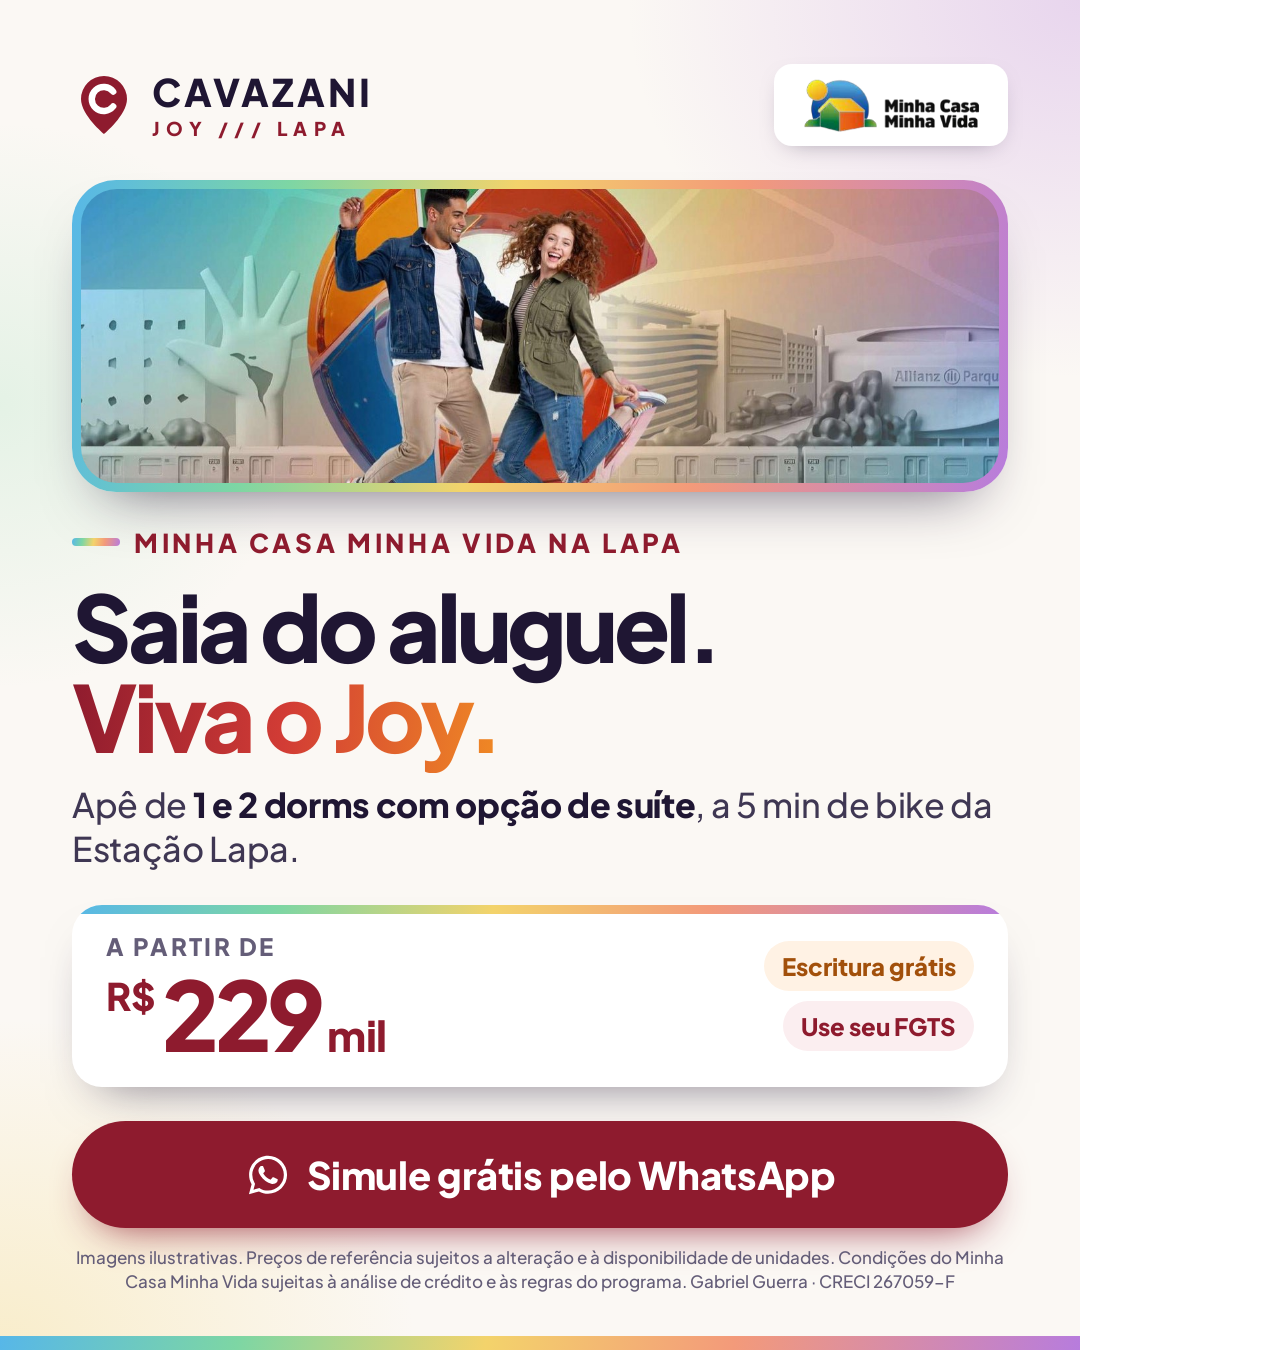
<file: criativos/fonte/criativo.html>
<!doctype html>
<html lang="pt-BR">
<head>
<meta charset="utf-8">
<title>Criativo Joy Lapa</title>
<link href="https://fonts.googleapis.com/css2?family=Plus+Jakarta+Sans:wght@500;600;700;800&display=block" rel="stylesheet">
<style>
  :root {
    --wine: #8e1b2e; --wine-700: #6f1323; --wine-50: #fbeef0; --red: #c8283a;
    --violet: #5a2386; --orange: #f08a24; --orange-300: #ffb45c; --orange-50: #fff2e4; --orange-ink: #a2500b;
    --ink: #1f1633; --ink-2: #3f3753; --muted: #645d78; --bg: #fbf8f4; --tint: #f6f1f8; --line: #e8e1ec;
    --joy: linear-gradient(100deg, #57b7e8 0%, #7dd6a4 22%, #f3d36b 45%, #f39a7a 68%, #b77cdd 100%);
    --joy-text: linear-gradient(95deg, #8e1b2e 0%, #d23c35 50%, #f08a24 100%);
    --deep: linear-gradient(150deg, #5a2386 0%, #3b2d93 55%, #273c9f 100%);
  }
  * { box-sizing: border-box; margin: 0; padding: 0; }
  html, body { width: 1080px; height: var(--H); overflow: hidden; }
  body { font-family: "Plus Jakarta Sans", sans-serif; color: var(--ink); -webkit-font-smoothing: antialiased; }
  img { display: block; }
  svg { width: 1em; height: 1em; flex: none; }

  .art {
    position: relative; width: 1080px; height: var(--H); overflow: hidden;
    display: flex; flex-direction: column; gap: 34px;
    padding: var(--pt) 72px var(--pb);
    background:
      radial-gradient(60% 40% at 100% 0%, rgba(183, 124, 221, .28), transparent 70%),
      radial-gradient(55% 35% at 0% 100%, rgba(243, 211, 107, .30), transparent 70%),
      radial-gradient(40% 30% at 0% 30%, rgba(125, 214, 164, .18), transparent 70%),
      var(--bg);
  }
  .f-feed { --H: 1350px; --pt: 64px; --pb: 56px; }
  .f-story { --H: 1920px; --pt: 200px; --pb: 300px; gap: 44px; }
  .art::after { content: ""; position: absolute; left: 0; right: 0; bottom: 0; height: 14px; background: var(--joy); }
  .dark { background: var(--deep); color: #fff; }
  .dark::before {
    content: ""; position: absolute; right: -240px; bottom: -200px; width: 900px; height: 900px; border-radius: 50%;
    background: radial-gradient(closest-side, rgba(240, 138, 36, .28), transparent); pointer-events: none;
  }
  .art > * { position: relative; z-index: 1; }

  /* Marca */
  .brand { display: flex; align-items: center; justify-content: space-between; }
  .logo { display: flex; align-items: center; gap: 16px; }
  .logo svg { width: 64px; height: 64px; color: var(--wine); }
  .logo .t { display: grid; line-height: 1; }
  .logo b { font-size: 38px; font-weight: 800; letter-spacing: .08em; }
  .logo i { margin-top: 8px; font-style: normal; font-size: 19px; font-weight: 800; letter-spacing: .34em; color: var(--wine); }
  .dark .logo svg { color: #fff; --pin-c: #3b2d93; }
  .dark .logo i { color: var(--orange-300); }
  .mcmv { height: 82px; padding: 12px 18px; border-radius: 18px; background: #fff; box-shadow: 0 8px 24px -14px rgba(31, 22, 51, .5); }
  .mcmv img { height: 58px; width: auto; }

  /* Tipografia */
  .eyebrow { display: inline-flex; align-items: center; gap: 14px; font-size: 26px; font-weight: 800; letter-spacing: .14em; text-transform: uppercase; color: var(--wine); }
  .eyebrow::before { content: ""; width: 48px; height: 8px; border-radius: 8px; background: var(--joy); }
  .dark .eyebrow { color: var(--orange-300); }
  h1 { font-size: 92px; line-height: .98; letter-spacing: -.045em; font-weight: 800; }
  h1.md { font-size: 78px; }
  h1.sm { font-size: 68px; }
  .joy { background: var(--joy-text); -webkit-background-clip: text; background-clip: text; color: transparent; }
  .orange { color: var(--orange-300); }
  .lead { font-size: 34px; line-height: 1.3; font-weight: 500; color: var(--ink-2); letter-spacing: -.01em; }
  .lead b { color: var(--ink); font-weight: 800; }
  .dark .lead { color: rgba(255, 255, 255, .85); }
  .dark .lead b { color: #fff; }
  .stack { display: grid; gap: 22px; }

  /* Chips */
  .chips { display: flex; flex-wrap: wrap; gap: 14px; }
  .chip { display: inline-flex; align-items: center; gap: 10px; padding: 14px 24px; border-radius: 999px; background: #fff; font-size: 27px; font-weight: 800; color: var(--ink-2); box-shadow: 0 6px 18px -12px rgba(31, 22, 51, .5); }
  .chip svg { font-size: 30px; color: var(--violet); }
  .chip.wine { background: var(--wine-50); color: var(--wine); }
  .chip.wine svg { color: var(--wine); }
  .chip.orange { background: var(--orange); color: var(--ink); }
  .chip.orange svg { color: var(--ink); }
  .dark .chip { background: rgba(255, 255, 255, .12); color: #fff; box-shadow: none; border: 2px solid rgba(255, 255, 255, .25); }
  .dark .chip svg { color: var(--orange-300); }
  .dark .chip.orange { background: var(--orange); color: var(--ink); border-color: var(--orange); }
  .dark .chip.orange svg { color: var(--ink); }

  /* Preço */
  .price { display: flex; align-items: center; justify-content: space-between; gap: 24px; padding: 26px 34px; border-radius: 30px; background: #fff; box-shadow: 0 24px 50px -28px rgba(31, 22, 51, .6); position: relative; overflow: hidden; }
  .price::before { content: ""; position: absolute; inset: 0 0 auto 0; height: 9px; background: var(--joy); }
  .price .from { font-size: 24px; font-weight: 800; letter-spacing: .1em; text-transform: uppercase; color: var(--muted); }
  .price .val { display: flex; align-items: baseline; gap: 6px; margin-top: 4px; font-size: 96px; line-height: 1; font-weight: 800; letter-spacing: -.045em; color: var(--wine); }
  .price .val small { font-size: 38px; letter-spacing: 0; align-self: flex-start; margin-top: 12px; }
  .price .val em { font-style: normal; font-size: 42px; letter-spacing: -.01em; }
  .price .side { display: grid; gap: 10px; justify-items: end; text-align: right; }
  .tag { display: inline-block; padding: 10px 18px; border-radius: 999px; font-size: 24px; font-weight: 800; background: var(--orange-50); color: var(--orange-ink); }
  .tag.wine { background: var(--wine-50); color: var(--wine); }

  /* Imagem com moldura Joy */
  .frame { flex: 1; min-height: 0; padding: 9px; border-radius: 44px; background: var(--joy); box-shadow: 0 30px 60px -34px rgba(31, 22, 51, .7); }
  .frame img { width: 100%; height: 100%; object-fit: cover; border-radius: 36px; }
  .photo { flex: 1; min-height: 0; border-radius: 40px; overflow: hidden; position: relative; box-shadow: 0 30px 60px -30px rgba(0, 0, 0, .6); }
  .photo img { width: 100%; height: 100%; object-fit: cover; }
  .ill { position: absolute; right: 18px; bottom: 16px; padding: 6px 14px; border-radius: 999px; background: rgba(255, 255, 255, .85); color: var(--ink-2); font-size: 18px; font-weight: 700; }
  .cap { position: absolute; left: 20px; bottom: 20px; padding: 10px 20px; border-radius: 999px; background: rgba(255, 255, 255, .95); font-size: 26px; font-weight: 800; color: var(--ink); }

  /* Planta */
  .planhead { display: flex; align-items: center; gap: 30px; }
  .badge { position: relative; isolation: isolate; flex: none; display: grid; place-items: center; align-content: center; width: 200px; height: 200px; color: #fff; text-align: center; line-height: 1; }
  .badge::before { content: ""; position: absolute; inset: 29px; z-index: -1; transform: rotate(45deg); border-radius: 18px; background: var(--bb); box-shadow: inset 0 0 0 7px var(--bb), inset 0 0 0 9px rgba(255, 255, 255, .5), 0 18px 30px -16px rgba(0, 0, 0, .55); }
  .badge span { font-size: 15px; font-weight: 700; letter-spacing: .3em; text-transform: uppercase; opacity: .85; }
  .badge b { font-size: 34px; font-weight: 800; margin-top: 6px; text-transform: uppercase; }
  .badge i { margin-top: 9px; padding: 5px 14px; font-style: normal; font-size: 19px; font-weight: 800; border-radius: 5px; background: var(--br); color: #fff; }
  .b-smart { --bb: #f2a774; --br: var(--red); color: var(--wine-700); }
  .b-select { --bb: var(--red); --br: var(--wine-700); }
  .b-prime { --bb: var(--wine); --br: #9b8169; }
  .planhead h1 { font-size: 74px; }
  .planhead .lead { margin-top: 10px; }
  .plancard { flex: 1; min-height: 0; position: relative; border-radius: 40px; background: #fff; box-shadow: 0 30px 60px -34px rgba(31, 22, 51, .6); }
  .plancard > img, .pimg img { position: absolute; inset: 18px; width: calc(100% - 36px); height: calc(100% - 36px); object-fit: contain; }
  .checks { display: flex; flex-wrap: wrap; gap: 12px 26px; }
  .checks span { display: inline-flex; align-items: center; gap: 12px; font-size: 28px; font-weight: 700; color: var(--ink-2); line-height: 1.2; }
  .planrow { flex: 1; min-height: 0; display: grid; gap: 26px; }
  .f-feed .planrow { grid-template-columns: 1.65fr 1fr; }
  .f-story .planrow { grid-template-rows: 1fr auto; }
  .f-feed .planrow .checks { flex-direction: column; justify-content: center; gap: 26px; }
  .f-feed .planrow .checks span { font-size: 30px; }
  .checks svg { width: 38px; height: 38px; padding: 8px; border-radius: 50%; background: var(--wine-50); color: var(--wine); }

  /* Garden */
  .duo { flex: 1; min-height: 0; display: grid; grid-template-columns: 1fr 1fr; gap: 22px; }
  .f-story .duo .plancard p { font-size: 26px; }
  .duo .plancard { display: grid; grid-template-rows: 1fr auto; gap: 10px; padding: 0 0 22px; }
  .pimg { position: relative; min-height: 0; }
  .duo .plancard p { font-size: 25px; font-weight: 700; color: var(--ink-2); text-align: center; line-height: 1.25; }
  .duo .plancard p b { display: block; font-size: 30px; color: var(--ink); }

  /* MCMV: faixas */
  .faixas { display: grid; gap: 14px; }
  .fx { display: grid; grid-template-columns: 170px 1fr; align-items: center; gap: 22px; padding: 22px 28px; border-radius: 26px; background: rgba(255, 255, 255, .1); border: 2px solid rgba(255, 255, 255, .18); }
  .fx b { font-size: 34px; font-weight: 800; color: var(--orange-300); }
  .fx div { display: grid; gap: 4px; }
  .fx strong { font-size: 34px; font-weight: 800; letter-spacing: -.01em; }
  .fx span { font-size: 25px; font-weight: 600; color: rgba(255, 255, 255, .78); }
  .fx.hi { background: rgba(240, 138, 36, .18); border-color: var(--orange); }
  .f-feed .faixas { gap: 10px; }
  .f-feed .fx { padding: 13px 26px; }
  .f-feed .fx strong { font-size: 31px; }
  .f-feed .fx span { font-size: 23px; }
  .f-feed .mcmvart h1 { font-size: 62px; }
  .f-feed .mcmvart .chip { padding: 11px 20px; font-size: 25px; }
  .f-story .mcmvart h1 { font-size: 80px; }
  .f-story .faixas { gap: 18px; }
  .f-story .fx { padding: 30px 30px; }
  .f-story .fx strong { font-size: 38px; }
  .f-story .fx span { font-size: 27px; }
  .note { font-size: 21px; font-weight: 600; color: rgba(255, 255, 255, .65); }
  .spacer { flex: 1; min-height: 0; }

  /* Localização */
  .dist { display: grid; }
  .dist div { display: grid; grid-template-columns: 1fr auto 44px; align-items: center; gap: 18px; padding: 15px 0; border-bottom: 2px dashed rgba(255, 255, 255, .25); font-size: 30px; font-weight: 700; }
  .dist b { color: var(--orange-300); font-weight: 800; }
  .dist svg { width: 40px; height: 40px; color: var(--orange-300); }
  .dist small { font-size: 22px; color: rgba(255, 255, 255, .6); font-weight: 700; margin-left: 8px; }
  .addr { display: flex; align-items: center; gap: 16px; font-size: 26px; font-weight: 700; color: rgba(255, 255, 255, .85); }
  .addr svg { width: 44px; height: 44px; color: var(--orange-300); --pin-c: #3b2d93; }

  /* Lazer */
  .grid { flex: 1; min-height: 0; display: grid; grid-template-columns: 1fr 1fr; gap: 18px; }
  .grid .photo { border-radius: 30px; }
  .f-feed .grid { grid-template-rows: 1fr 1fr; }
  .f-story .grid { grid-template-rows: 1fr 1fr 1fr; }
  .f-feed .x-story { display: none !important; }
  .f-story .x-feed { display: none !important; }

  /* Lançamento */
  .date { display: flex; align-items: flex-end; gap: 22px; }
  .date .big { font-size: 230px; line-height: .8; font-weight: 800; letter-spacing: -.06em; }
  .date .mo { display: grid; gap: 8px; padding-bottom: 12px; font-size: 40px; font-weight: 800; line-height: 1; text-transform: uppercase; letter-spacing: .04em; }
  .date .mo small { font-size: 26px; color: var(--orange-300); letter-spacing: .12em; }
  .split { flex: 1; min-height: 0; display: grid; grid-template-columns: 1fr 1fr; gap: 30px; align-items: stretch; }
  .split .stack { align-content: center; }
  .f-story .split { grid-template-columns: 1fr; grid-template-rows: auto 1fr; }

  /* Indique */
  .orangebg { background: linear-gradient(150deg, #ffb45c 0%, #f08a24 55%, #e0661c 100%); }
  .orangebg .eyebrow { color: var(--ink); }
  .orangebg .logo i { color: var(--wine-700); }
  .money { font-size: 200px; line-height: .85; font-weight: 800; letter-spacing: -.06em; color: var(--ink); }
  .money small { font-size: 80px; letter-spacing: -.02em; }
  .orangebg .lead { color: var(--ink); }

  /* Rodapé */
  .foot { display: grid; gap: 18px; }
  .cta { display: flex; align-items: center; justify-content: center; gap: 16px; padding: 30px 40px; border-radius: 999px; background: var(--wine); color: #fff; font-size: 38px; font-weight: 800; letter-spacing: -.01em; box-shadow: 0 20px 40px -22px rgba(142, 27, 46, .9); }
  .cta svg { width: 46px; height: 46px; }
  .dark .cta { background: var(--orange); color: var(--ink); box-shadow: 0 20px 40px -22px rgba(240, 138, 36, .9); }
  .orangebg .cta { background: var(--ink); color: #fff; }
  .legal { font-size: 17px; line-height: 1.4; font-weight: 500; color: var(--muted); text-align: center; }
  .dark .legal { color: rgba(255, 255, 255, .6); }
  .orangebg .legal { color: rgba(31, 22, 51, .75); }
</style>
</head>
<body>
<svg width="0" height="0" style="position:absolute" aria-hidden="true">
  <defs>
    <symbol id="pin" viewBox="0 0 32 32"><path fill="currentColor" d="M16 1.5A11.5 11.5 0 0 0 4.5 13c0 8 11.5 17.5 11.5 17.5S27.5 21 27.5 13A11.5 11.5 0 0 0 16 1.5z"/><path d="M20.6 9.3a6 6 0 1 0 0 7.4" fill="none" style="stroke: var(--pin-c, #fff)" stroke-width="3.2" stroke-linecap="round"/></symbol>
    <symbol id="wa" viewBox="0 0 24 24"><path fill="currentColor" d="M12.04 2C6.58 2 2.13 6.45 2.13 11.91c0 1.75.46 3.45 1.32 4.95L2.05 22l5.25-1.38c1.45.79 3.08 1.21 4.74 1.21 5.46 0 9.91-4.45 9.91-9.91C21.95 6.45 17.5 2 12.04 2zm0 18.15c-1.48 0-2.93-.4-4.2-1.15l-.3-.18-3.12.82.83-3.04-.2-.31a8.2 8.2 0 0 1-1.26-4.38c0-4.54 3.7-8.24 8.24-8.24 4.54 0 8.24 3.7 8.24 8.24 0 4.55-3.7 8.24-8.23 8.24zm4.52-6.16c-.25-.12-1.47-.72-1.69-.81-.23-.08-.39-.12-.56.12-.17.25-.64.81-.78.97-.14.17-.29.19-.54.06-.25-.12-1.05-.39-1.99-1.23-.74-.66-1.23-1.47-1.38-1.72-.14-.25-.02-.38.11-.51.11-.11.25-.29.37-.43.13-.14.17-.25.25-.41.08-.17.04-.31-.02-.43-.06-.12-.56-1.34-.76-1.84-.2-.48-.41-.42-.56-.43h-.48c-.17 0-.43.06-.66.31-.22.25-.86.85-.86 2.07 0 1.22.89 2.4 1.01 2.56.12.17 1.75 2.67 4.23 3.74.59.26 1.05.41 1.41.52.59.19 1.13.16 1.56.1.48-.07 1.47-.6 1.67-1.18.21-.58.21-1.07.14-1.18-.06-.1-.22-.16-.47-.28z"/></symbol>
    <symbol id="check" viewBox="0 0 24 24" fill="none" stroke="currentColor" stroke-width="2.8" stroke-linecap="round" stroke-linejoin="round"><path d="M5 12.5l4.5 4.5L19 7.5"/></symbol>
    <symbol id="doc" viewBox="0 0 24 24" fill="none" stroke="currentColor" stroke-width="2" stroke-linecap="round" stroke-linejoin="round"><path d="M14 3H7a2 2 0 0 0-2 2v14a2 2 0 0 0 2 2h10a2 2 0 0 0 2-2V8z"/><path d="M14 3v5h5M9 13l2 2 4-4"/></symbol>
    <symbol id="wallet" viewBox="0 0 24 24" fill="none" stroke="currentColor" stroke-width="2" stroke-linecap="round" stroke-linejoin="round"><path d="M19 7V5.5A1.5 1.5 0 0 0 17.5 4H5a2 2 0 0 0 0 4h14a1 1 0 0 1 1 1v3M3 6v12a2 2 0 0 0 2 2h14a1 1 0 0 0 1-1v-3"/><path d="M21 12v4h-4a2 2 0 0 1 0-4h4z"/></symbol>
    <symbol id="coins" viewBox="0 0 24 24" fill="none" stroke="currentColor" stroke-width="2" stroke-linecap="round" stroke-linejoin="round"><ellipse cx="9" cy="6.5" rx="5.5" ry="2.5"/><path d="M3.5 6.5v4c0 1.4 2.5 2.5 5.5 2.5s5.5-1.1 5.5-2.5v-4"/><path d="M9.5 15.4c.9.4 2.1.6 3.5.6 3 0 5.5-1.1 5.5-2.5v-4c0-1.4-2.5-2.5-5.5-2.5"/><path d="M9.5 15.4V17c0 1.4 2.5 2.5 5.5 2.5s5.5-1.1 5.5-2.5v-3.5"/></symbol>
    <symbol id="train" viewBox="0 0 24 24" fill="none" stroke="currentColor" stroke-width="2" stroke-linecap="round" stroke-linejoin="round"><rect x="5" y="3" width="14" height="14" rx="3"/><path d="M5 11h14M9 17l-2.5 4M15 17l2.5 4M8.5 14h.01M15.5 14h.01"/></symbol>
    <symbol id="car" viewBox="0 0 24 24" fill="none" stroke="currentColor" stroke-width="2" stroke-linecap="round" stroke-linejoin="round"><path d="M5 17h14v-4.5l-1.8-4.7A2 2 0 0 0 15.3 6.5H8.7a2 2 0 0 0-1.9 1.3L5 12.5V17z"/><path d="M5 12.5h14M6.5 17v2M17.5 17v2"/></symbol>
    <symbol id="bike" viewBox="0 0 24 24" fill="none" stroke="currentColor" stroke-width="2" stroke-linecap="round" stroke-linejoin="round"><circle cx="5.5" cy="16" r="3.5"/><circle cx="18.5" cy="16" r="3.5"/><path d="M5.5 16l4-7h6l3 7M9.5 9L12 16h-6.5M14 6h2.5l-1 3"/></symbol>
    <symbol id="cal" viewBox="0 0 24 24" fill="none" stroke="currentColor" stroke-width="2" stroke-linecap="round" stroke-linejoin="round"><rect x="3.5" y="5" width="17" height="15.5" rx="2.5"/><path d="M3.5 10h17M8 3v4M16 3v4"/></symbol>
    <symbol id="leaf" viewBox="0 0 24 24" fill="none" stroke="currentColor" stroke-width="2" stroke-linecap="round" stroke-linejoin="round"><path d="M5 19c0-8.5 5.5-14 15-14 0 9.5-5.5 15-14 15"/><path d="M5 19c3-4 6-6.5 10-8.5"/></symbol>
    <symbol id="gift" viewBox="0 0 24 24" fill="none" stroke="currentColor" stroke-width="2" stroke-linecap="round" stroke-linejoin="round"><rect x="3.5" y="8" width="17" height="4" rx="1"/><path d="M5 12v8h14v-8M12 8v12M12 8S10.5 3.5 8 4.5 9 8 12 8zM12 8s1.5-4.5 4-3.5S15 8 12 8z"/></symbol>
  </defs>
</svg>

<div id="root"></div>

<script>
  /* ============ EDITE AQUI ============ */
  const CFG = {
    corretor: 'Gabriel Guerra · CRECI 267059-F',
    // Quando sair o registro da incorporação, coloque aqui. Ex.: 'R.I. nº 12345 do 10º Cartório de Registro de Imóveis de SP'
    registro: '',
  };
  /* ==================================== */

  const IMG = '../../assets/img/';
  const ic = (id) => `<svg><use href="#${id}"/></svg>`;
  const brand = () => `
    <header class="brand">
      <div class="logo">${ic('pin')}<div class="t"><b>CAVAZANI</b><i>JOY /// LAPA</i></div></div>
      <div class="mcmv"><img src="${IMG}logo-mcmv.png" alt=""></div>
    </header>`;
  const legal = (extra = '') => {
    const base = 'Imagens ilustrativas. Preços de referência sujeitos a alteração e à disponibilidade de unidades. Condições do Minha Casa Minha Vida sujeitas à análise de crédito e às regras do programa.';
    return [extra, base, CFG.registro, CFG.corretor].filter(Boolean).join(' ');
  };
  const foot = (cta, extra) => `
    <footer class="foot">
      <div class="cta">${ic('wa')}${cta}</div>
      <p class="legal">${legal(extra)}</p>
    </footer>`;
  const price = (valor, mil = false, tags = ['Escritura grátis']) => `
    <div class="price">
      <div>
        <p class="from">a partir de</p>
        <p class="val"><small>R$</small>${valor}${mil ? '<em>mil</em>' : ''}</p>
      </div>
      <div class="side">${tags.map((t, i) => `<span class="tag ${i ? 'wine' : ''}">${t}</span>`).join('')}</div>
    </div>`;
  const PLANT_NOTE = 'Planta ilustrativa com sugestão de decoração; móveis e utensílios não fazem parte do contrato.';

  const planta = ({ cls, nome, m2, titulo, sub, img, valor, checks, cta }) => `
    <div class="art">
      ${brand()}
      <div class="planhead">
        <div class="badge ${cls}"><span>Planta</span><b>${nome}</b><i>${m2}</i></div>
        <div><h1>${titulo}</h1><p class="lead">${sub}</p></div>
      </div>
      <div class="planrow">
        <div class="plancard"><img src="${IMG}${img}" alt=""></div>
        <div class="checks">${checks.map((c) => `<span>${ic('check')}${c}</span>`).join('')}</div>
      </div>
      ${price(valor, false, ['Escritura grátis', 'Use seu FGTS'])}
      ${foot(cta, PLANT_NOTE)}
    </div>`;

  const C = {
    oferta: () => `
      <div class="art">
        ${brand()}
        <div class="frame"><img src="${IMG}hero.jpg" style="object-position: 44% 22%" alt=""></div>
        <div class="stack">
          <span class="eyebrow">Minha Casa Minha Vida na Lapa</span>
          <h1>Saia do aluguel.<br><span class="joy">Viva o Joy.</span></h1>
          <p class="lead">Apê de <b>1 e 2 dorms com opção de suíte</b>, a 5 min de bike da Estação Lapa.</p>
        </div>
        ${price('229', true, ['Escritura grátis', 'Use seu FGTS'])}
        ${foot('Simule grátis pelo WhatsApp')}
      </div>`,

    smart: () => planta({ cls: 'b-smart', nome: 'Smart', m2: '25 m²', titulo: '1 dormitório', sub: 'O primeiro apê perfeito para morar sozinho ou a dois.', img: 'planta-smart.jpg', valor: '229.000', checks: ['Terraço', 'Cozinha integrada', 'Previsão para ar-condicionado'], cta: 'Quero simular o Smart' }),
    select: () => planta({ cls: 'b-select', nome: 'Select', m2: '34 m²', titulo: '2 dormitórios', sub: 'Espaço para a família, perto do trem.', img: 'planta-select.jpg', valor: '249.000', checks: ['Sala e cozinha integradas', 'Área de serviço', 'Gás encanado'], cta: 'Quero simular o Select' }),
    prime: () => planta({ cls: 'b-prime', nome: 'Prime', m2: '38 m²', titulo: '2 dorms com suíte', sub: 'O mais completo: suíte só sua e 2 banheiros.', img: 'planta-prime.jpg', valor: '299.000', checks: ['Suíte', '2 banheiros', 'Unidade de ponta'], cta: 'Quero simular o Prime' }),

    garden: () => `
      <div class="art">
        ${brand()}
        <div class="stack">
          <span class="eyebrow">Planta Garden</span>
          <h1 class="md">Apê com <span class="joy">quintal</span> na Lapa.</h1>
          <p class="lead">Churrasco em família, horta e espaço para o pet. <b>Unidades limitadas.</b></p>
        </div>
        <div class="duo">
          <div class="plancard"><div class="pimg"><img src="${IMG}planta-select-garden.jpg" alt=""></div><p><b>Select Garden</b>2 dorms · aprox. 59 m²</p></div>
          <div class="plancard"><div class="pimg"><img src="${IMG}planta-prime-garden.jpg" alt=""></div><p><b>Prime Garden</b>2 dorms com suíte · aprox. 97 m²</p></div>
        </div>
        <div class="chips"><span class="chip wine">${ic('doc')}Escritura grátis</span><span class="chip">${ic('leaf')}Área descoberta privativa</span><span class="chip orange">Consulte valores</span></div>
        ${foot('Quero saber do Garden', 'Metragens aproximadas, somando área coberta e descoberta. ' + PLANT_NOTE)}
      </div>`,

    mcmv: () => `
      <div class="art dark mcmvart">
        ${brand()}
        <div class="stack">
          <span class="eyebrow">Minha Casa Minha Vida</span>
          <h1 class="sm">Subsídio de até <span class="orange">R$ 55 mil</span> para sair do aluguel.</h1>
        </div>
        <div class="faixas">
          <div class="fx hi"><b>Faixa 1</b><div><strong>Renda até R$ 3.200</strong><span>Subsídio de até R$ 55 mil · juros a partir de 4% a.a.</span></div></div>
          <div class="fx hi"><b>Faixa 2</b><div><strong>Renda até R$ 5.000</strong><span>Subsídio de até R$ 55 mil · juros reduzidos</span></div></div>
          <div class="fx"><b>Faixa 3</b><div><strong>Renda até R$ 9.600</strong><span>Juros abaixo do mercado</span></div></div>
          <div class="fx"><b>Faixa 4</b><div><strong>Renda até R$ 13.000</strong><span>Juros abaixo do mercado</span></div></div>
        </div>
        <div class="chips"><span class="chip">${ic('wallet')}FGTS na entrada</span><span class="chip">${ic('cal')}Até 420 meses</span><span class="chip orange">${ic('doc')}Escritura grátis</span></div>
        <p class="note">Renda familiar bruta mensal. Regras vigentes desde abril/2026. Subsídio conforme renda e cidade.</p>
        <div class="spacer"></div>
        ${foot('Descubra sua faixa no WhatsApp')}
      </div>`,

    localizacao: () => `
      <div class="art dark">
        ${brand()}
        <div class="photo"><img src="${IMG}estacao-lapa.jpg" alt=""><span class="cap">${ic('train')} Estação Lapa · Linha 7-Rubi</span></div>
        <div class="stack">
          <span class="eyebrow">Localização</span>
          <h1 class="md">A <span class="orange">5 min de bike</span> da Estação Lapa.</h1>
        </div>
        <div class="dist">
          <div><span>Marginal Tietê</span><b>1 min</b>${ic('car')}</div>
          <div><span>Tietê Plaza Shopping</span><b>5 min</b>${ic('car')}</div>
          <div><span>Mercado Municipal da Lapa</span><b>7 min</b>${ic('bike')}</div>
          <div><span>Hospital Albert Sabin</span><b>8 min</b>${ic('car')}</div>
          <div class="x-story"><span>Bourbon Shopping</span><b>10 min</b>${ic('car')}</div>
        </div>
        <p class="addr">${ic('pin')} Av. Ermano Marchetti, 1917 · Água Branca</p>
        ${foot('Agende sua visita pelo WhatsApp', 'Tempos de deslocamento estimados.')}
      </div>`,

    lazer: () => `
      <div class="art">
        ${brand()}
        <div class="stack">
          <span class="eyebrow">Lazer completo</span>
          <h1 class="md"><span class="joy">24 itens</span> de lazer. Clube sem sair de casa.</h1>
        </div>
        <div class="grid">
          <div class="photo"><img src="${IMG}piscina.jpg" alt=""><span class="cap">Piscina</span></div>
          <div class="photo"><img src="${IMG}rooftop.jpg" alt=""><span class="cap">Rooftop</span></div>
          <div class="photo"><img src="${IMG}brinquedoteca.jpg" alt=""><span class="cap">Brinquedoteca</span></div>
          <div class="photo"><img src="${IMG}academia.jpg" alt=""><span class="cap">Academia</span></div>
          <div class="photo x-story"><img src="${IMG}playground.jpg" alt=""><span class="cap">Playground</span></div>
          <div class="photo x-story"><img src="${IMG}cinema.jpg" alt=""><span class="cap">Cinema</span></div>
        </div>
        <div class="chips"><span class="chip wine">${ic('check')}Entregue equipado e decorado</span><span class="chip">a partir de R$ 229 mil</span></div>
        ${foot('Quero conhecer o Joy Lapa', 'Áreas comuns conforme memorial descritivo.')}
      </div>`,

    lancamento: () => `
      <div class="art dark">
        ${brand()}
        <div class="split">
          <div class="stack">
            <span class="eyebrow">Lançamento oficial</span>
            <div class="date"><span class="big">24</span><span class="mo"><small>de</small>outubro</span></div>
            <p class="lead">Entre na <b>lista VIP</b> e receba a tabela de lançamento <b>antes de todo mundo.</b></p>
          </div>
          <div class="photo"><img src="${IMG}fachada.jpg" style="object-position: 50% 25%" alt=""><span class="ill">Perspectiva ilustrada</span></div>
        </div>
        <div class="chips"><span class="chip orange">a partir de R$ 229 mil</span><span class="chip">${ic('doc')}Escritura grátis</span><span class="chip">${ic('wallet')}Use seu FGTS</span></div>
        ${foot('Entrar na lista VIP')}
      </div>`,

    indique: () => `
      <div class="art orangebg">
        ${brand()}
        <div class="stack">
          <span class="eyebrow">Indique e ganhe</span>
          <p class="money"><small>R$</small> 1.000</p>
          <h1 class="sm">em gift card para você.</h1>
          <p class="lead">Indicou um amigo e ele comprou um Cavazani? <b>Você ganha.</b> Simples assim.</p>
        </div>
        <div class="photo"><img src="${IMG}familia-pet.jpg" style="object-position: 20% 50%" alt=""></div>
        ${foot('Indicar um amigo pelo WhatsApp', 'Benefício conforme regulamento da Cavazani.')}
      </div>`,
  };

  const q = new URLSearchParams(location.search);
  const id = q.get('c') || 'oferta';
  const format = q.get('f') === 'story' ? 'story' : 'feed';
  document.getElementById('root').innerHTML = (C[id] || C.oferta)();
  document.querySelector('.art').classList.add(`f-${format}`);
  document.documentElement.style.setProperty('--H', format === 'story' ? '1920px' : '1350px');
</script>
</body>
</html>
</file>
